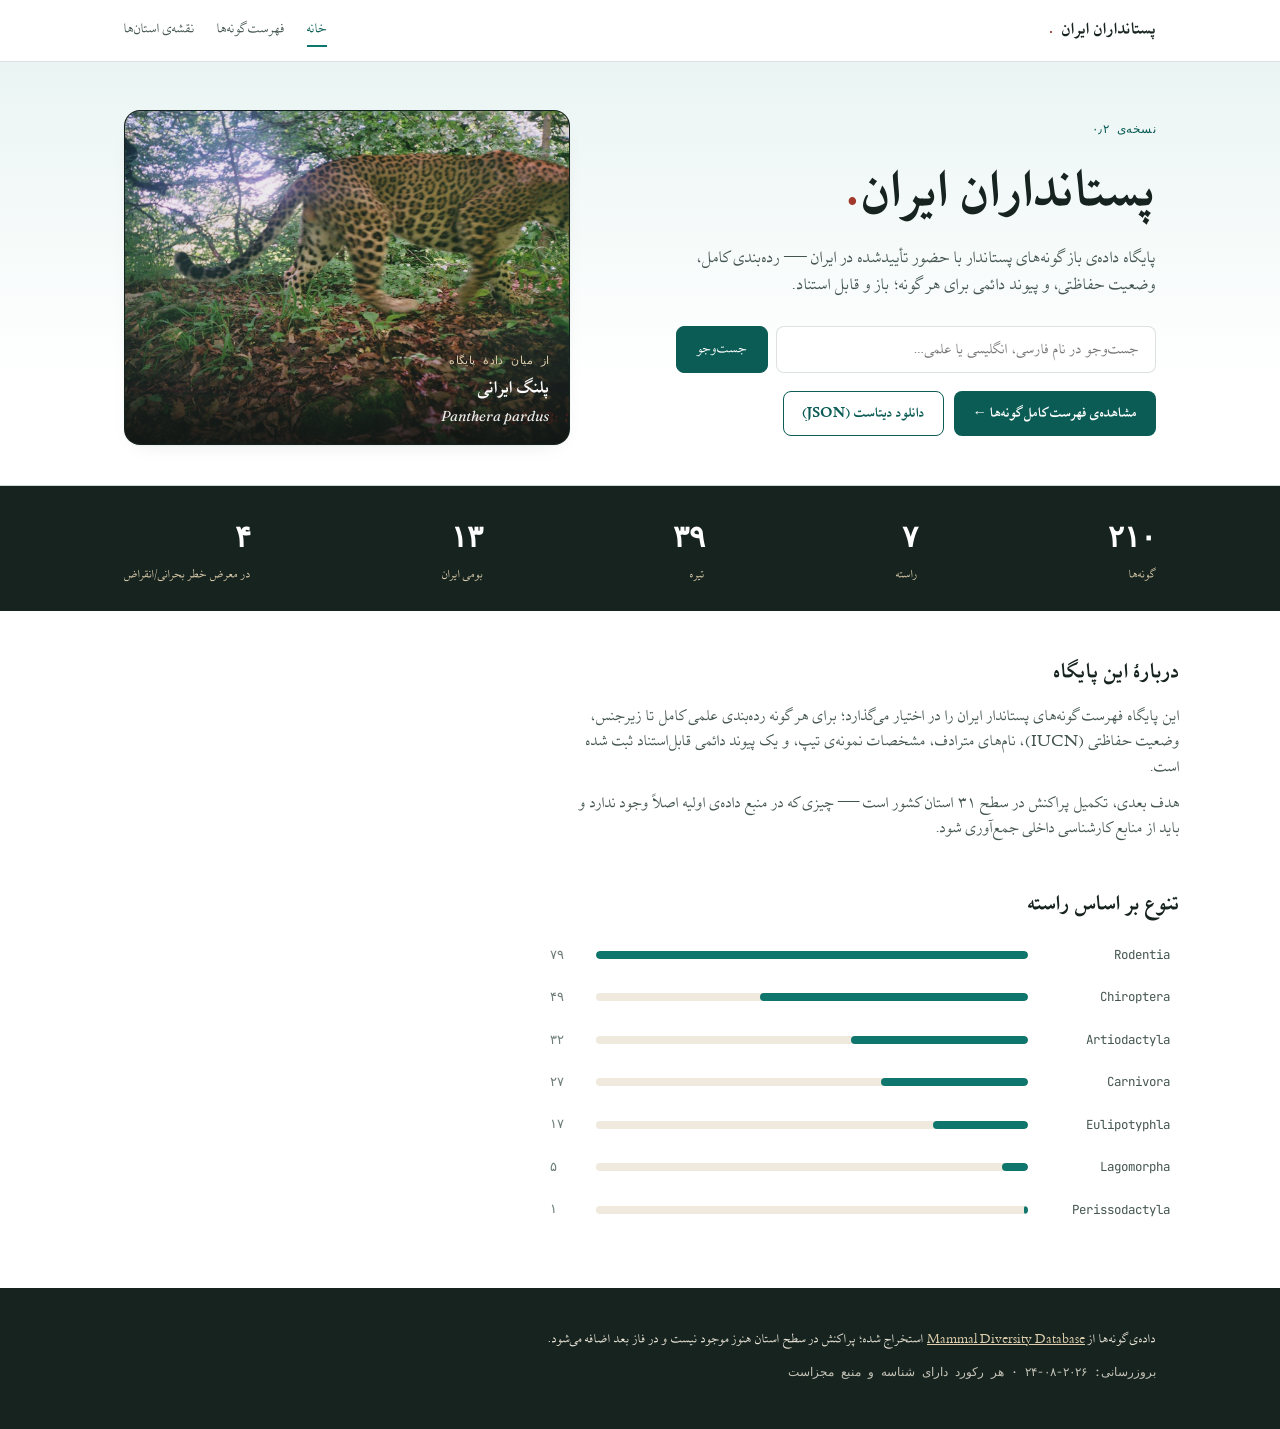
<file: index.html>
<!DOCTYPE html>
<html lang="fa" dir="rtl">
<head>
<meta charset="UTF-8">
<meta name="viewport" content="width=device-width, initial-scale=1.0">
<title>پستانداران ایران</title>
<meta name="description" content="پایگاه داده‌ی باز گونه‌های پستاندار ایران، برگرفته از Mammal Diversity Database">
<link rel="preconnect" href="https://fonts.googleapis.com">
<link href="https://fonts.googleapis.com/css2?family=Fraunces:ital,wght@0,500;1,500;1,600&family=JetBrains+Mono:wght@400;600&display=swap" rel="stylesheet">
<link rel="stylesheet" href="assets/style.css">
</head>
<body>

<nav class="topnav" aria-label="ناوبری اصلی">
  <div class="wrap topnav-inner">
    <a href="index.html" class="topnav-brand">پستانداران ایران<span class="dot">.</span></a>
    <div class="topnav-links">
      <a href="index.html" class="is-current">خانه</a>
      <a href="list.html">فهرست گونه‌ها</a>
      <a href="map.html">نقشه‌ی استان‌ها</a>
    </div>
  </div>
</nav>

<header class="hero">
  <div class="wrap hero-grid">
    <div class="hero-text">
      <p class="eyebrow">نسخه‌ی ۰٫۲</p>
      <h1>پستانداران ایران<span class="dot">.</span></h1>
      <p class="tagline">پایگاه داده‌ی باز گونه‌های پستاندار با حضور تأییدشده در ایران — رده‌بندی کامل، وضعیت حفاظتی، و پیوند دائمی برای هر گونه؛ باز و قابل استناد.</p>

      <form class="hero-search" id="heroSearch" role="search">
        <label class="sr-only" for="heroSearchInput">جست‌وجوی گونه</label>
        <input id="heroSearchInput" type="search" placeholder="جست‌وجو در نام فارسی، انگلیسی یا علمی…" autocomplete="off">
        <button type="submit">جست‌وجو</button>
      </form>

      <div class="hero-actions">
        <a class="btn btn--primary" href="list.html">مشاهده‌ی فهرست کامل گونه‌ها ←</a>
        <a class="btn btn--ghost" href="data/species.json">دانلود دیتاست (JSON)</a>
      </div>
    </div>

    <a class="featured-card" id="featuredCard" href="list.html" aria-label="گونه‌ی برجسته">
      <img id="featuredImg" src="assets/img/leopard-hero.jpg" alt="پلنگ ایرانی در طبیعت، تصویر تله‌دوربین">
      <div class="featured-caption">
        <p class="featured-eyebrow">از میان دادهٔ پایگاه</p>
        <p class="featured-name" id="featuredName">پلنگ ایرانی</p>
        <p class="featured-sci" id="featuredSci">Panthera pardus</p>
      </div>
    </a>
  </div>
</header>

<section class="stat-band">
  <div class="wrap stat-band-inner">
    <div class="stat-item"><dt>گونه‌ها</dt><dd id="statSpecies">–</dd></div>
    <div class="stat-item"><dt>راسته</dt><dd id="statOrders">–</dd></div>
    <div class="stat-item"><dt>تیره</dt><dd id="statFamilies">–</dd></div>
    <div class="stat-item"><dt>بومی ایران</dt><dd id="statEndemic">–</dd></div>
    <div class="stat-item"><dt>در معرض خطر بحرانی/انقراض</dt><dd id="statThreatened">–</dd></div>
  </div>
</section>

<main class="wrap page-sections">
  <section class="about-section">
    <h2>دربارهٔ این پایگاه</h2>
    <p>این پایگاه فهرست گونه‌های پستاندار ایران را در اختیار می‌گذارد؛ برای هر گونه رده‌بندی علمی کامل تا زیرجنس، وضعیت حفاظتی (IUCN)، نام‌های مترادف، مشخصات نمونه‌ی تیپ، و یک پیوند دائمی قابل‌استناد ثبت شده است.</p>
    <p>هدف بعدی، تکمیل پراکنش در سطح ۳۱ استان کشور است — چیزی که در منبع داده‌ی اولیه اصلاً وجود ندارد و باید از منابع کارشناسی داخلی جمع‌آوری شود.</p>
  </section>

  <section class="breakdown-section">
    <h2>تنوع بر اساس راسته</h2>
    <ul class="order-breakdown" id="orderBreakdown" aria-label="تعداد گونه به تفکیک راسته"></ul>
  </section>
</main>

<footer class="site-foot">
  <div class="wrap">
    <p>داده‌ی گونه‌ها از <a href="https://www.mammaldiversity.org" target="_blank" rel="noopener">Mammal Diversity Database</a> استخراج شده؛ پراکنش در سطح استان هنوز موجود نیست و در فاز بعد اضافه می‌شود.</p>
    <p class="mono">بروزرسانی: <span id="lastUpdated">–</span> · هر رکورد دارای شناسه و منبع مجزاست</p>
  </div>
</footer>

<script src="assets/digits.js"></script>
<script src="assets/home.js"></script>
</body>
</html>
</file>
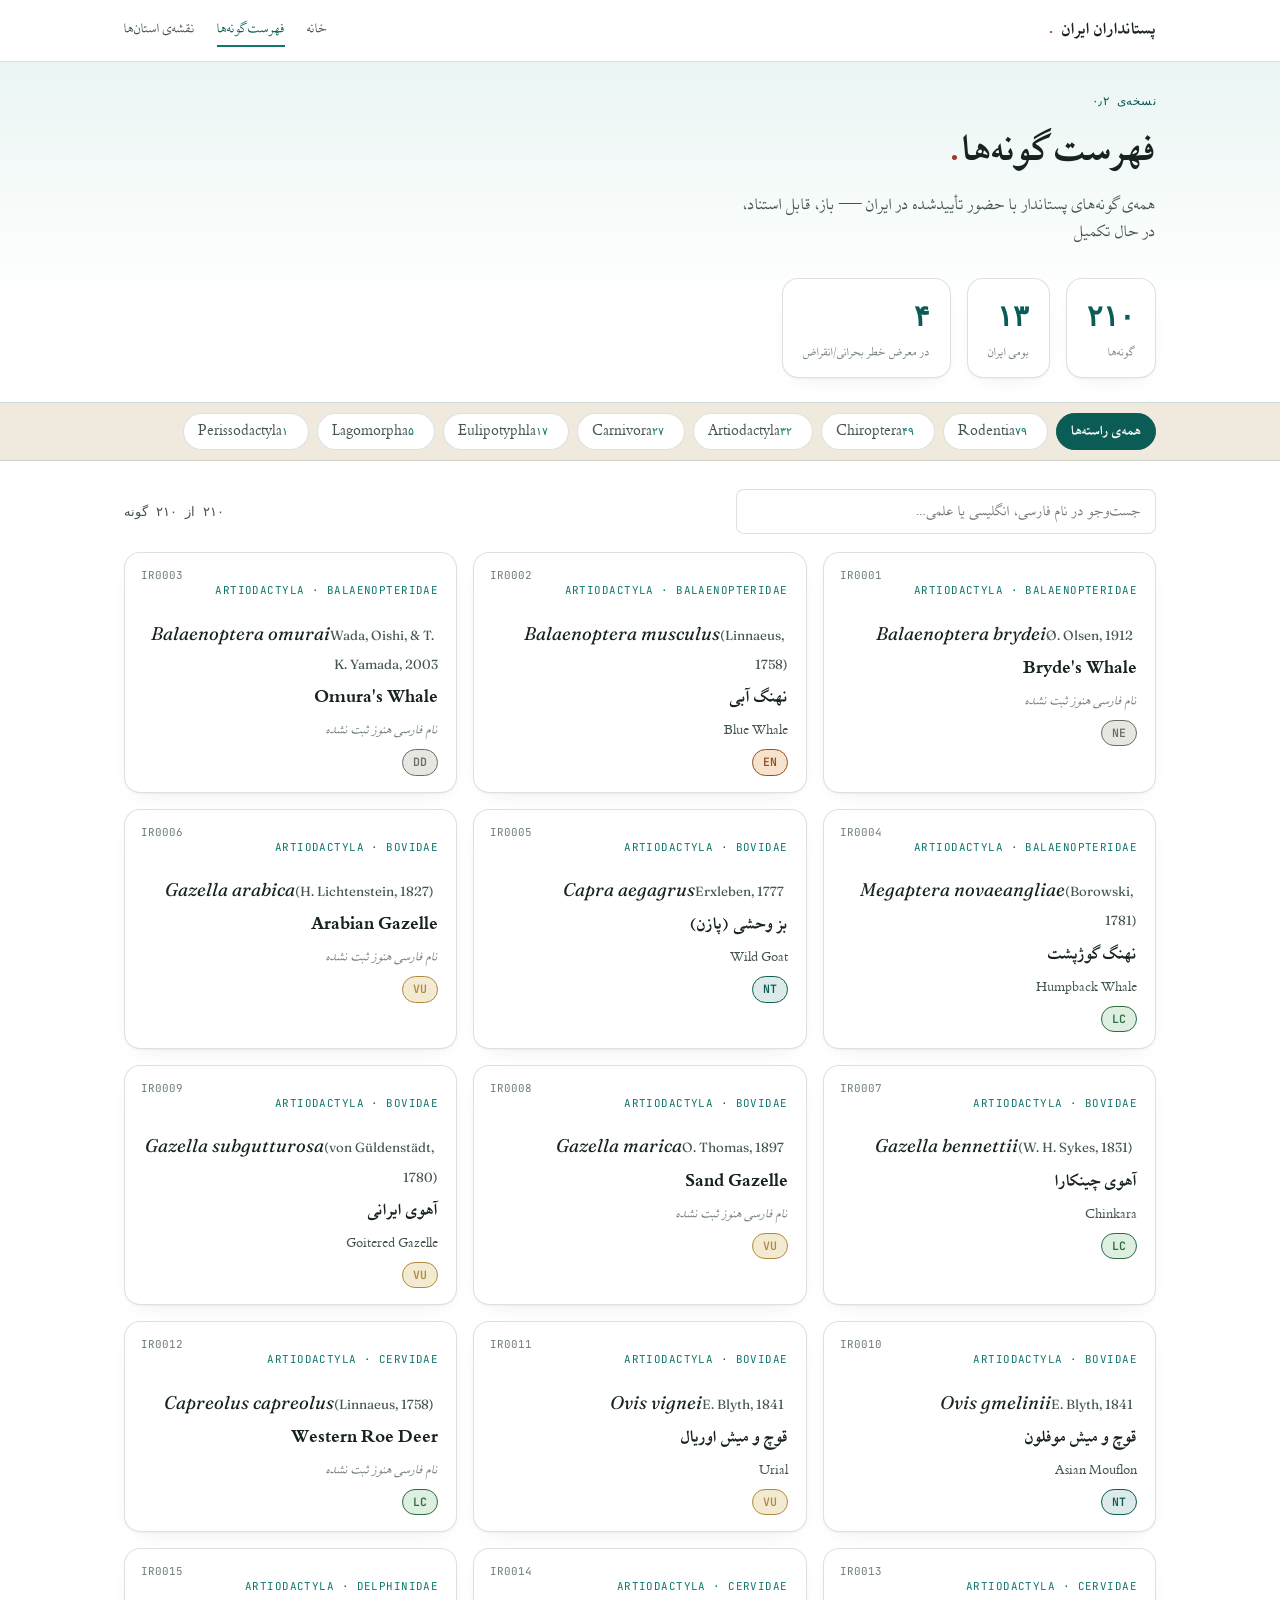
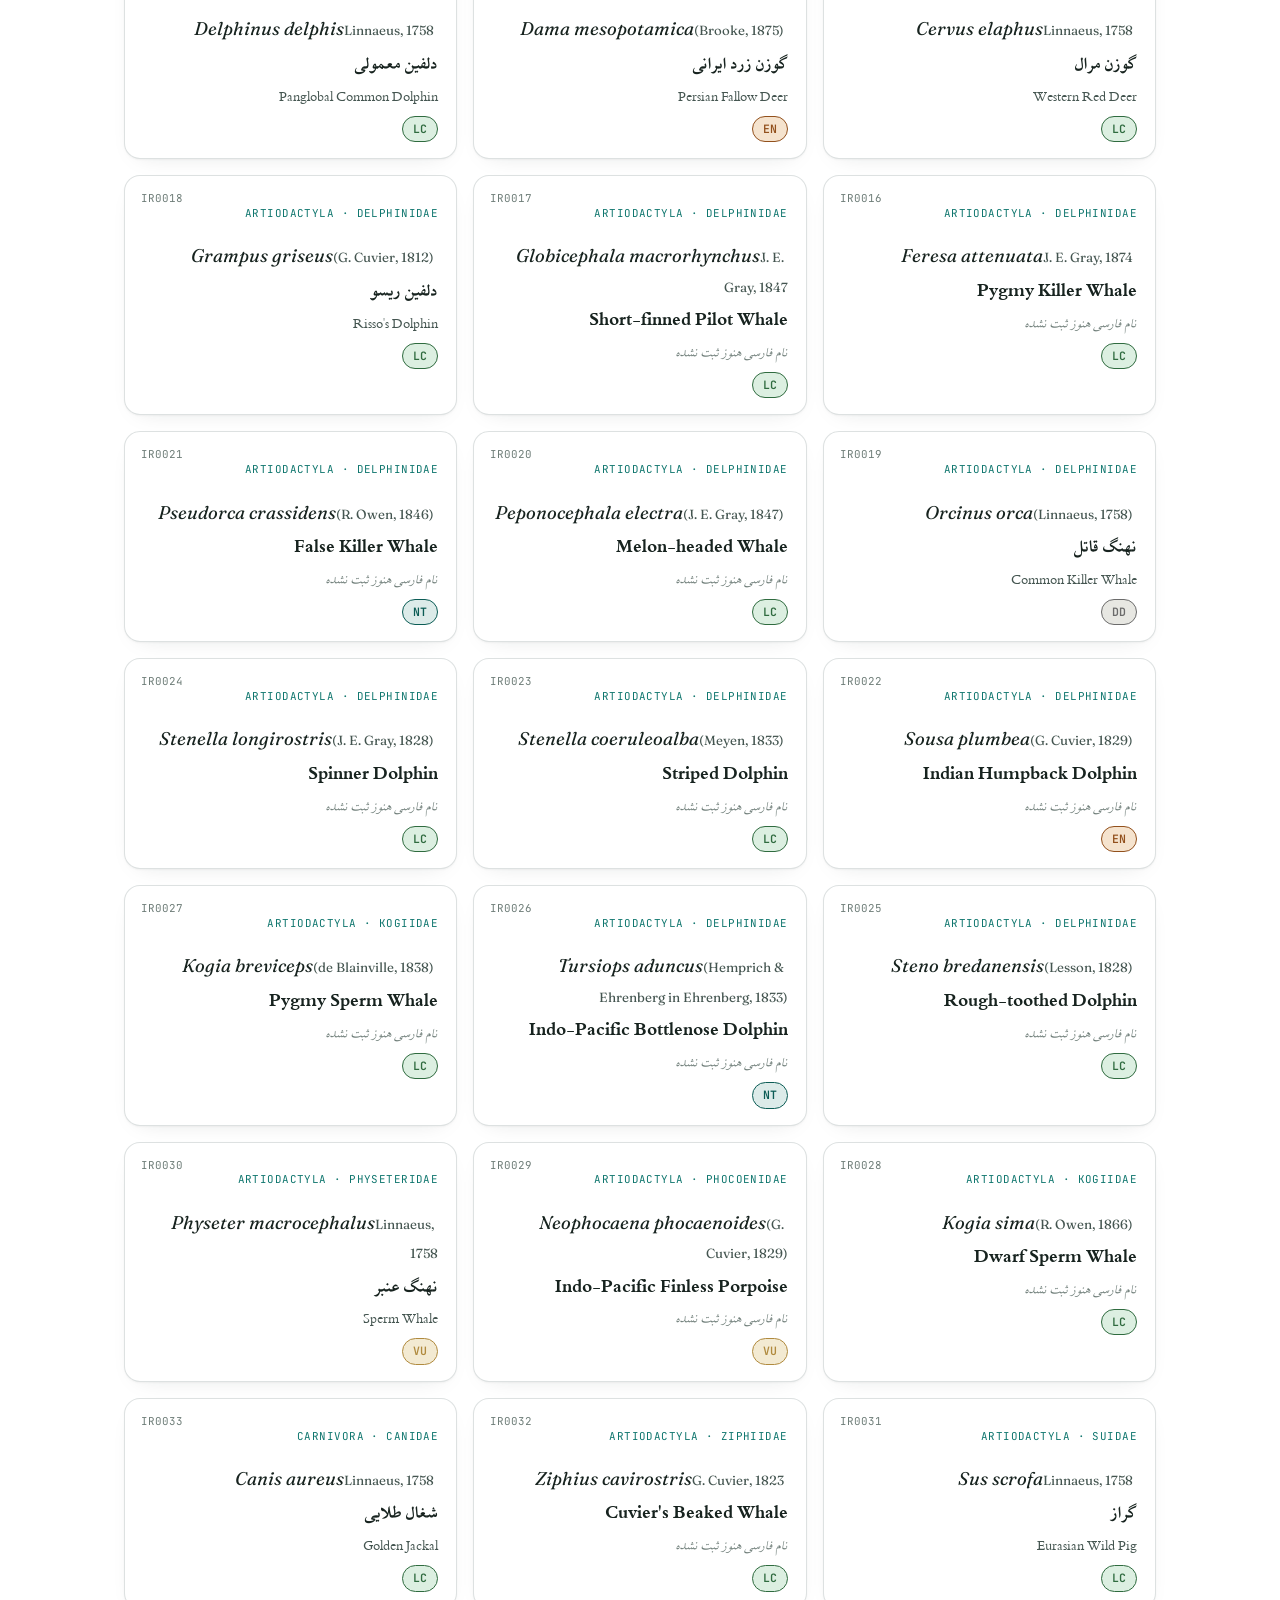
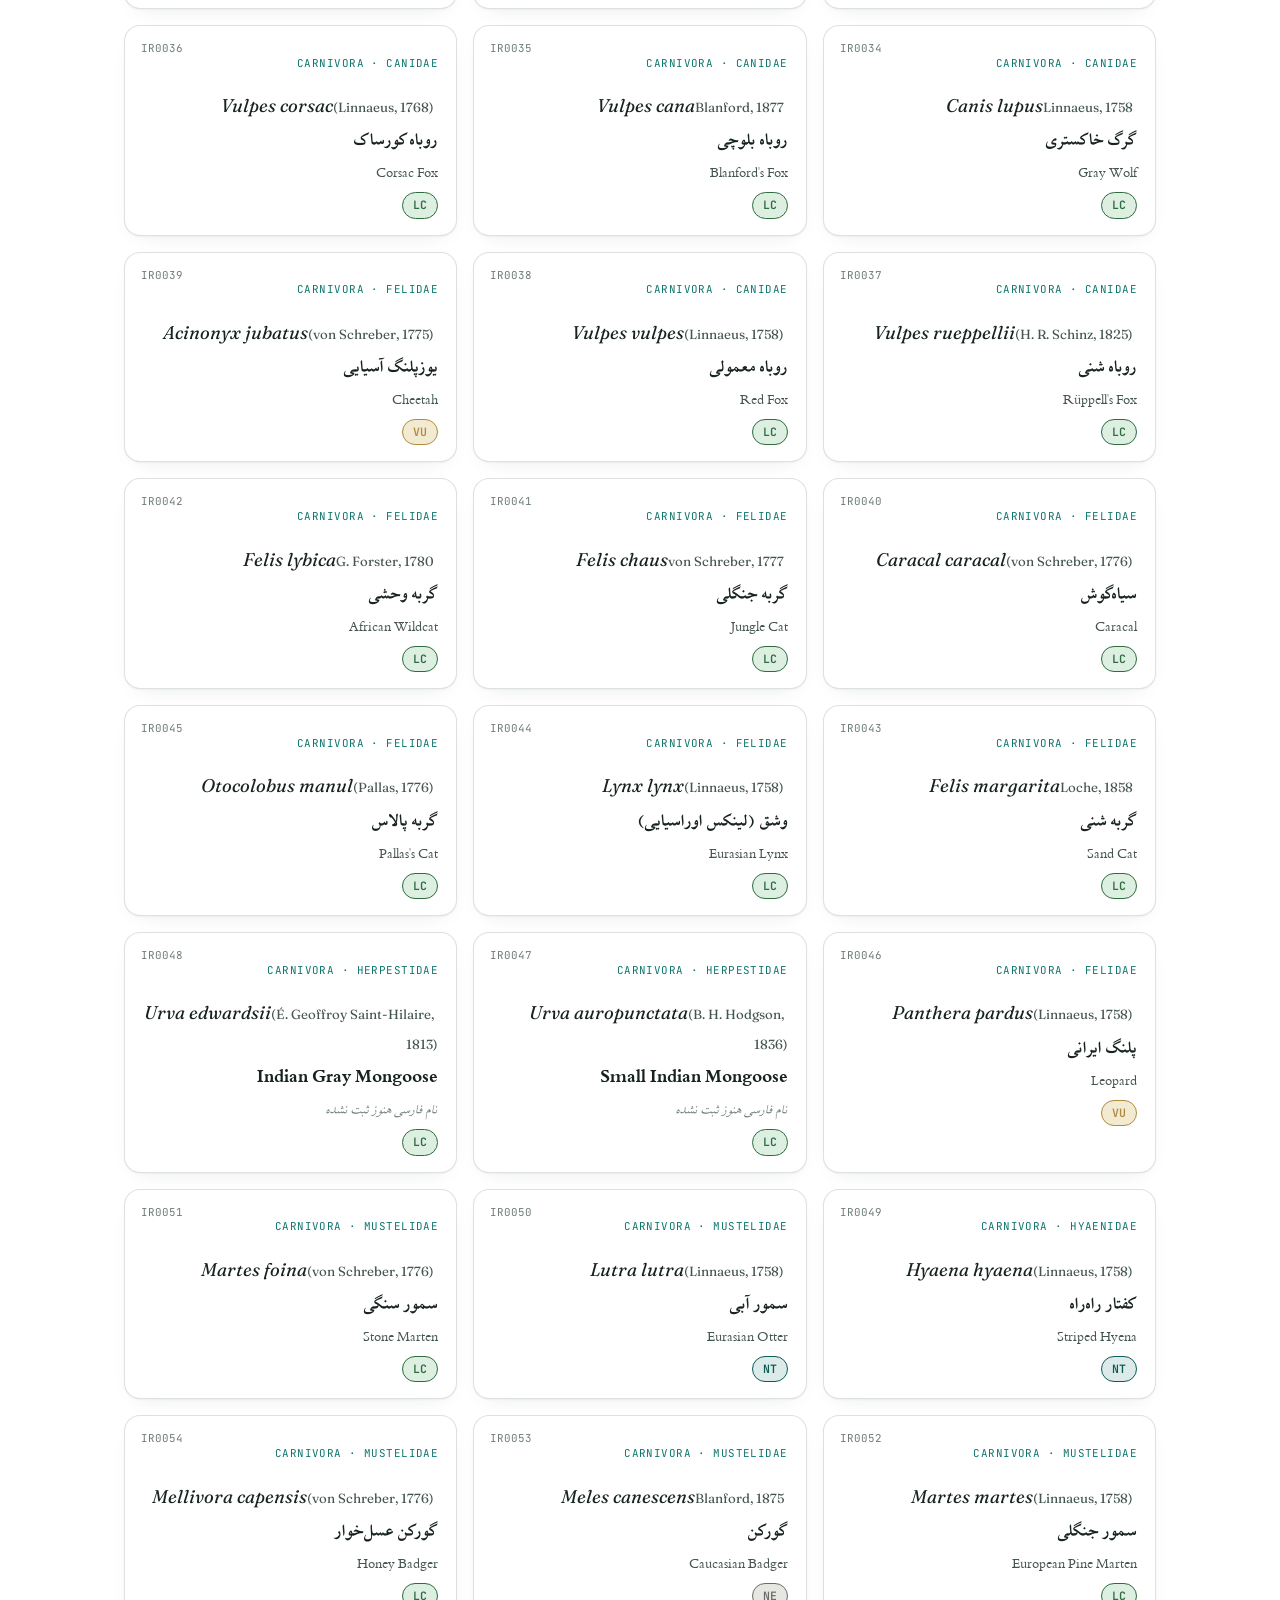
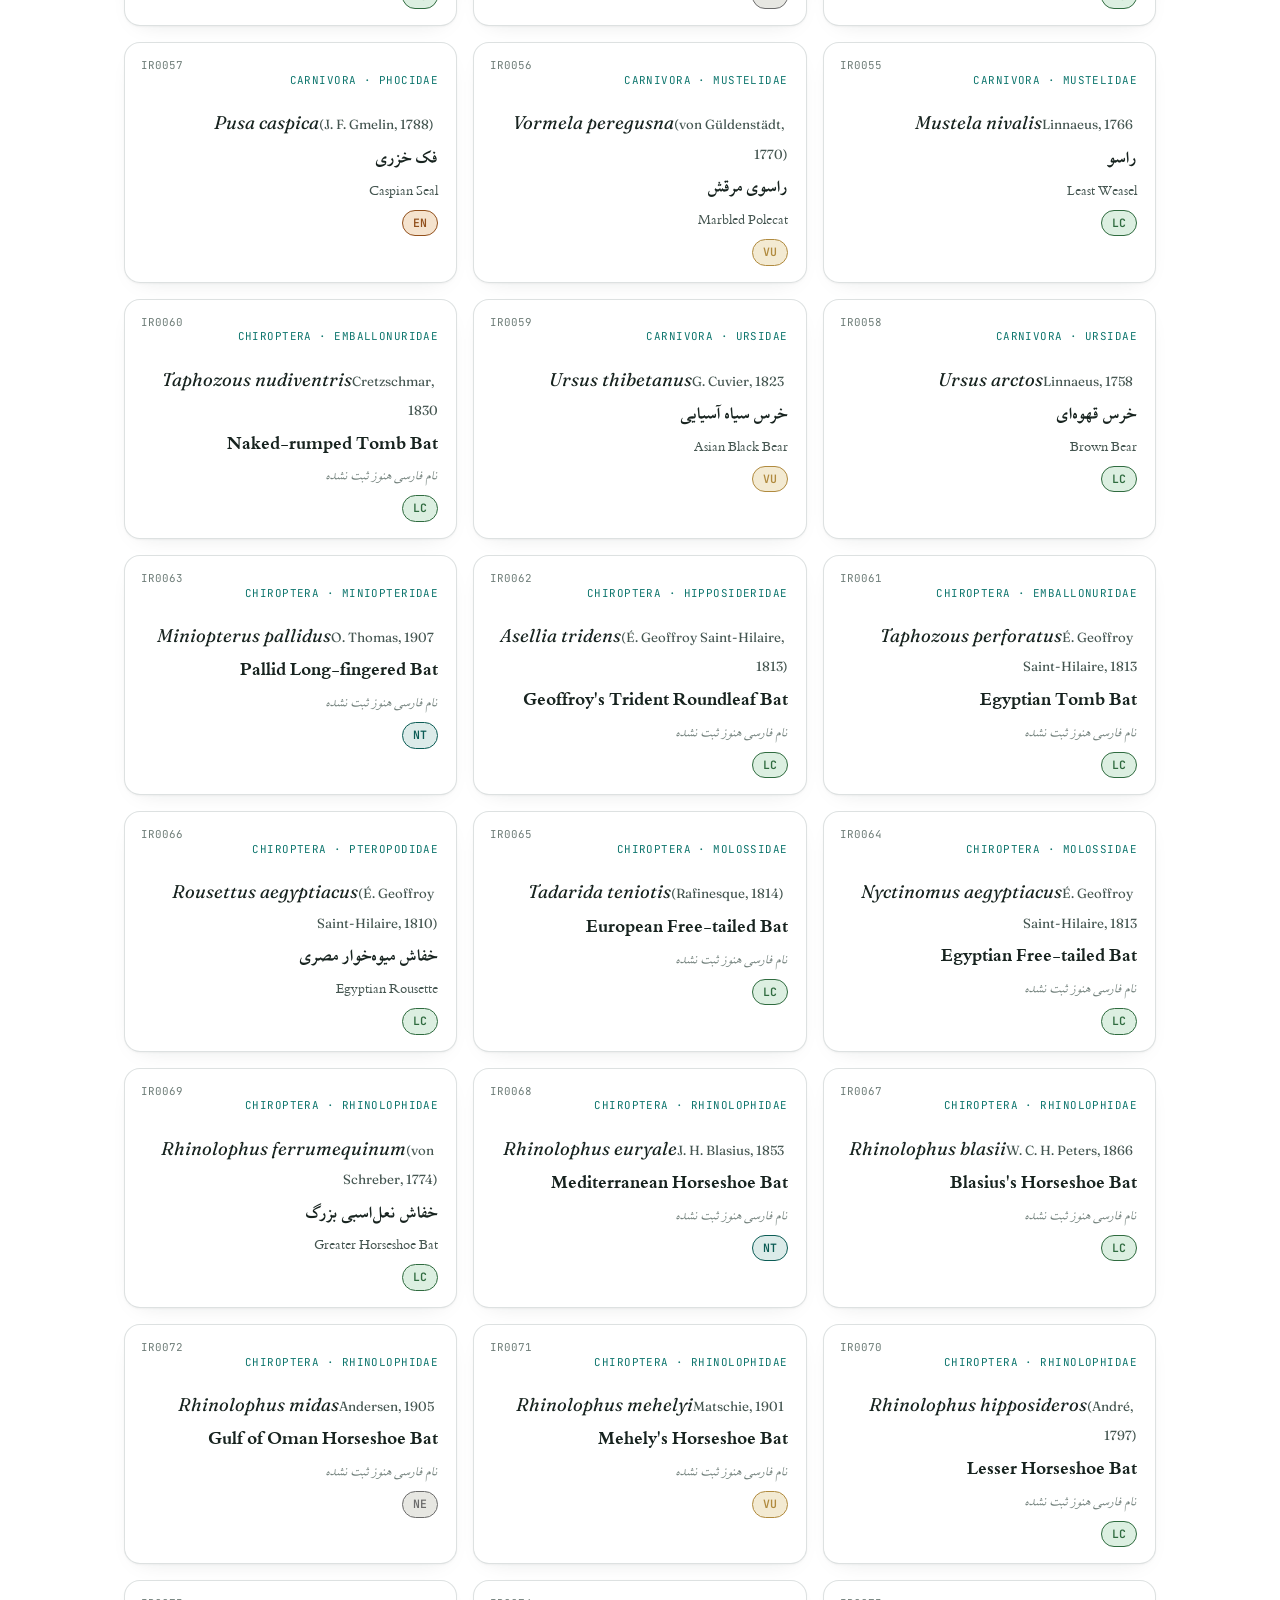
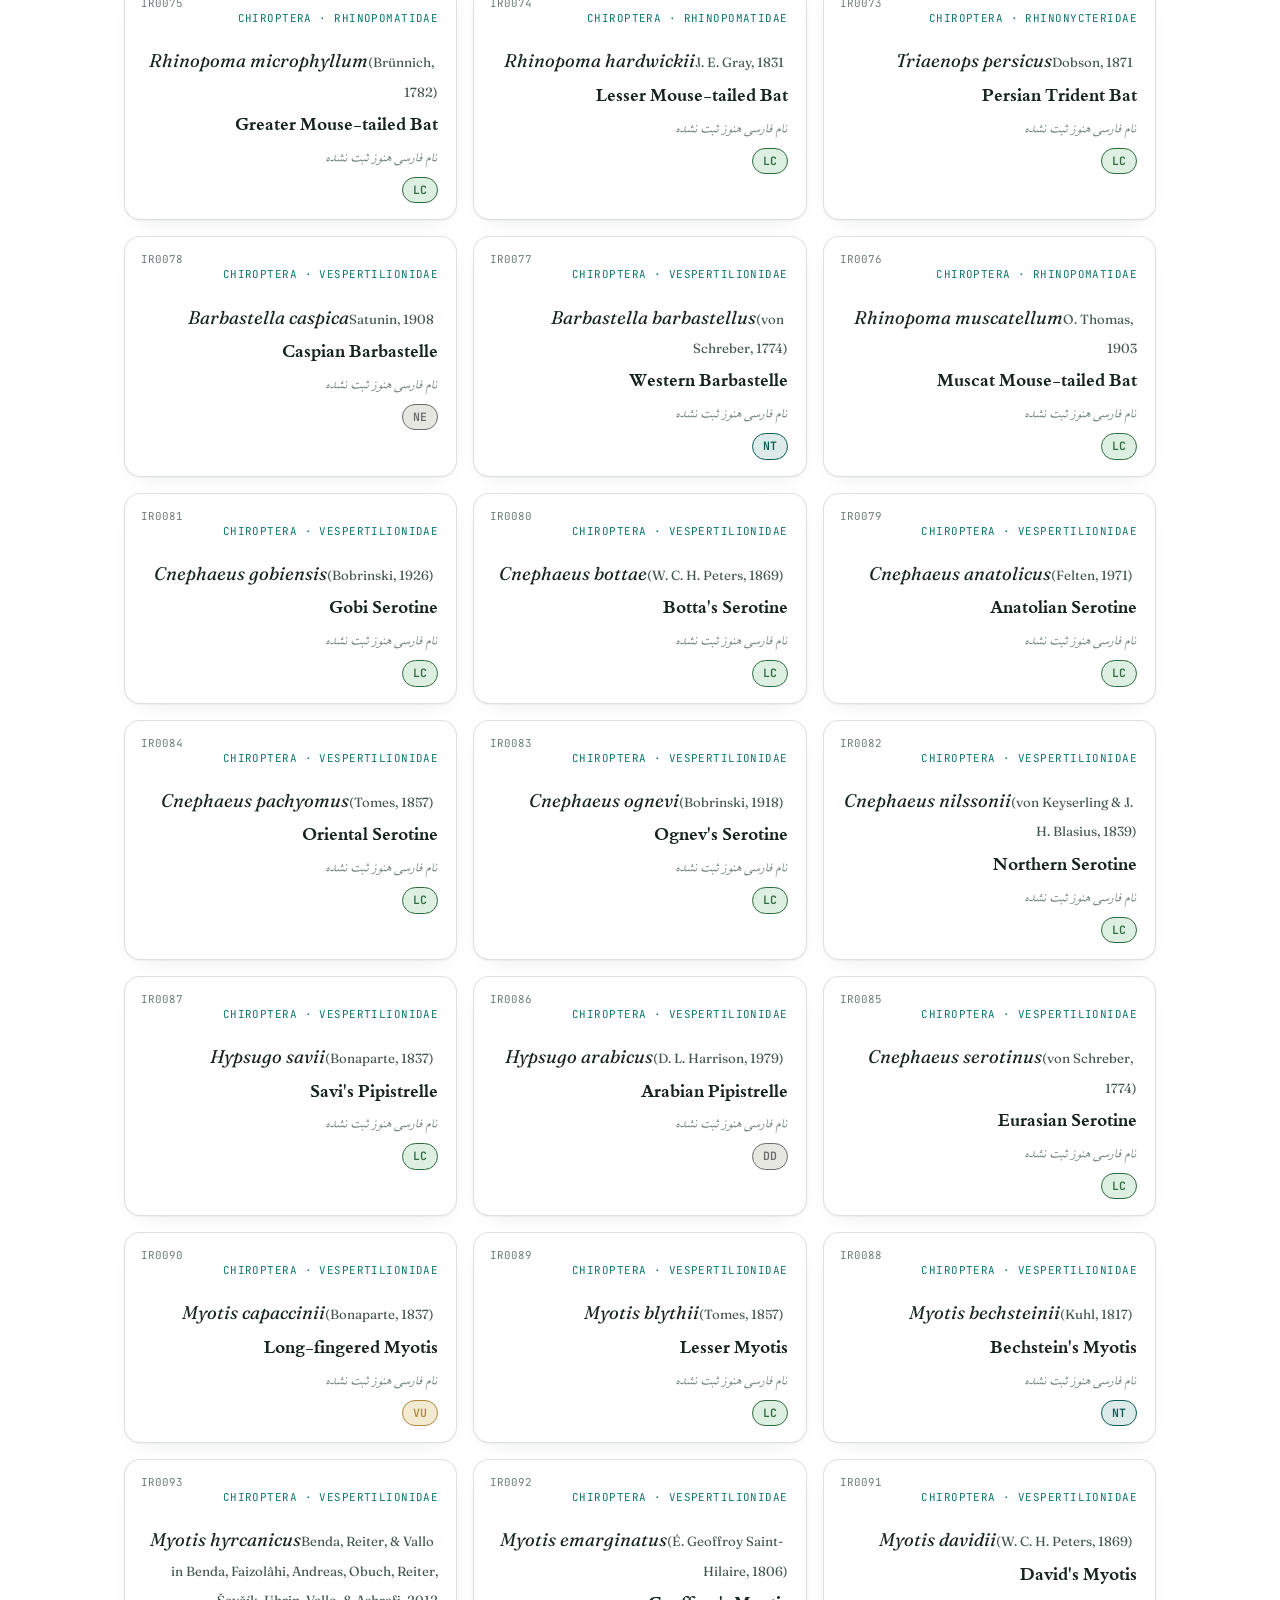
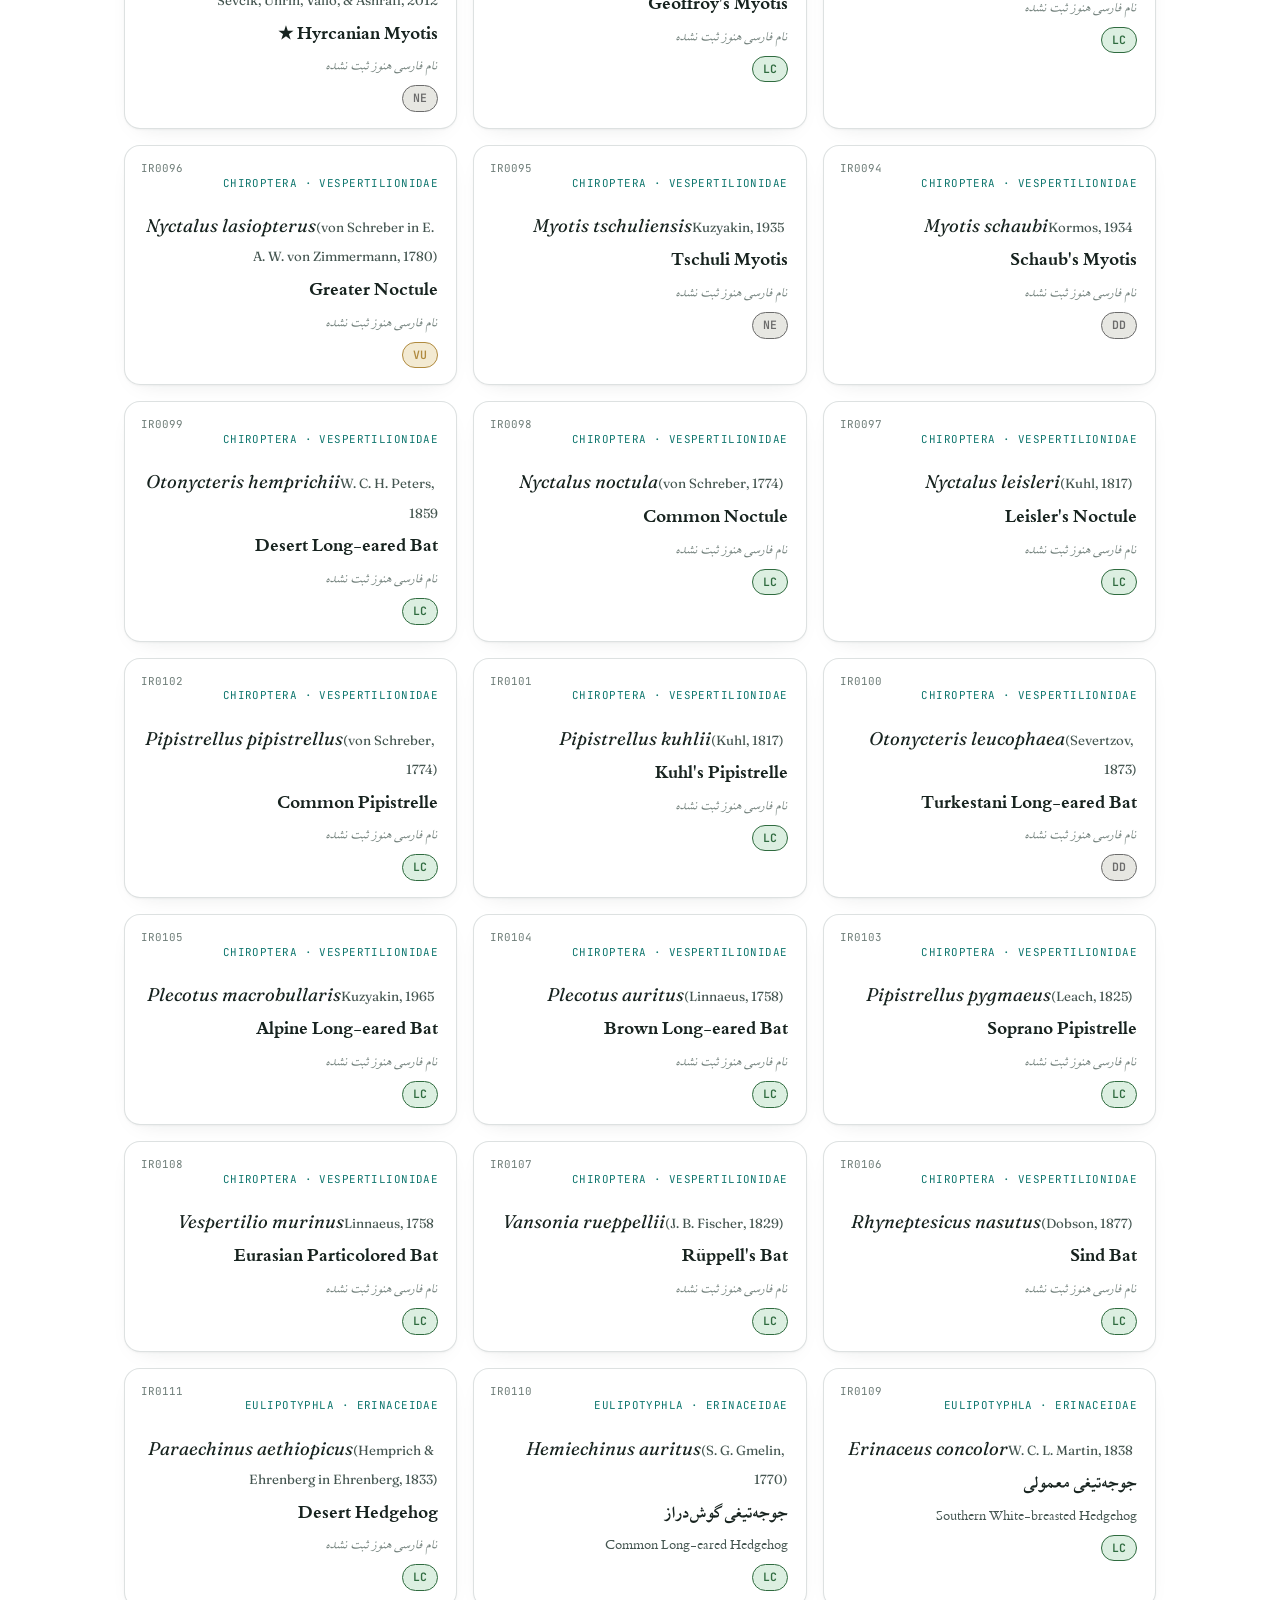
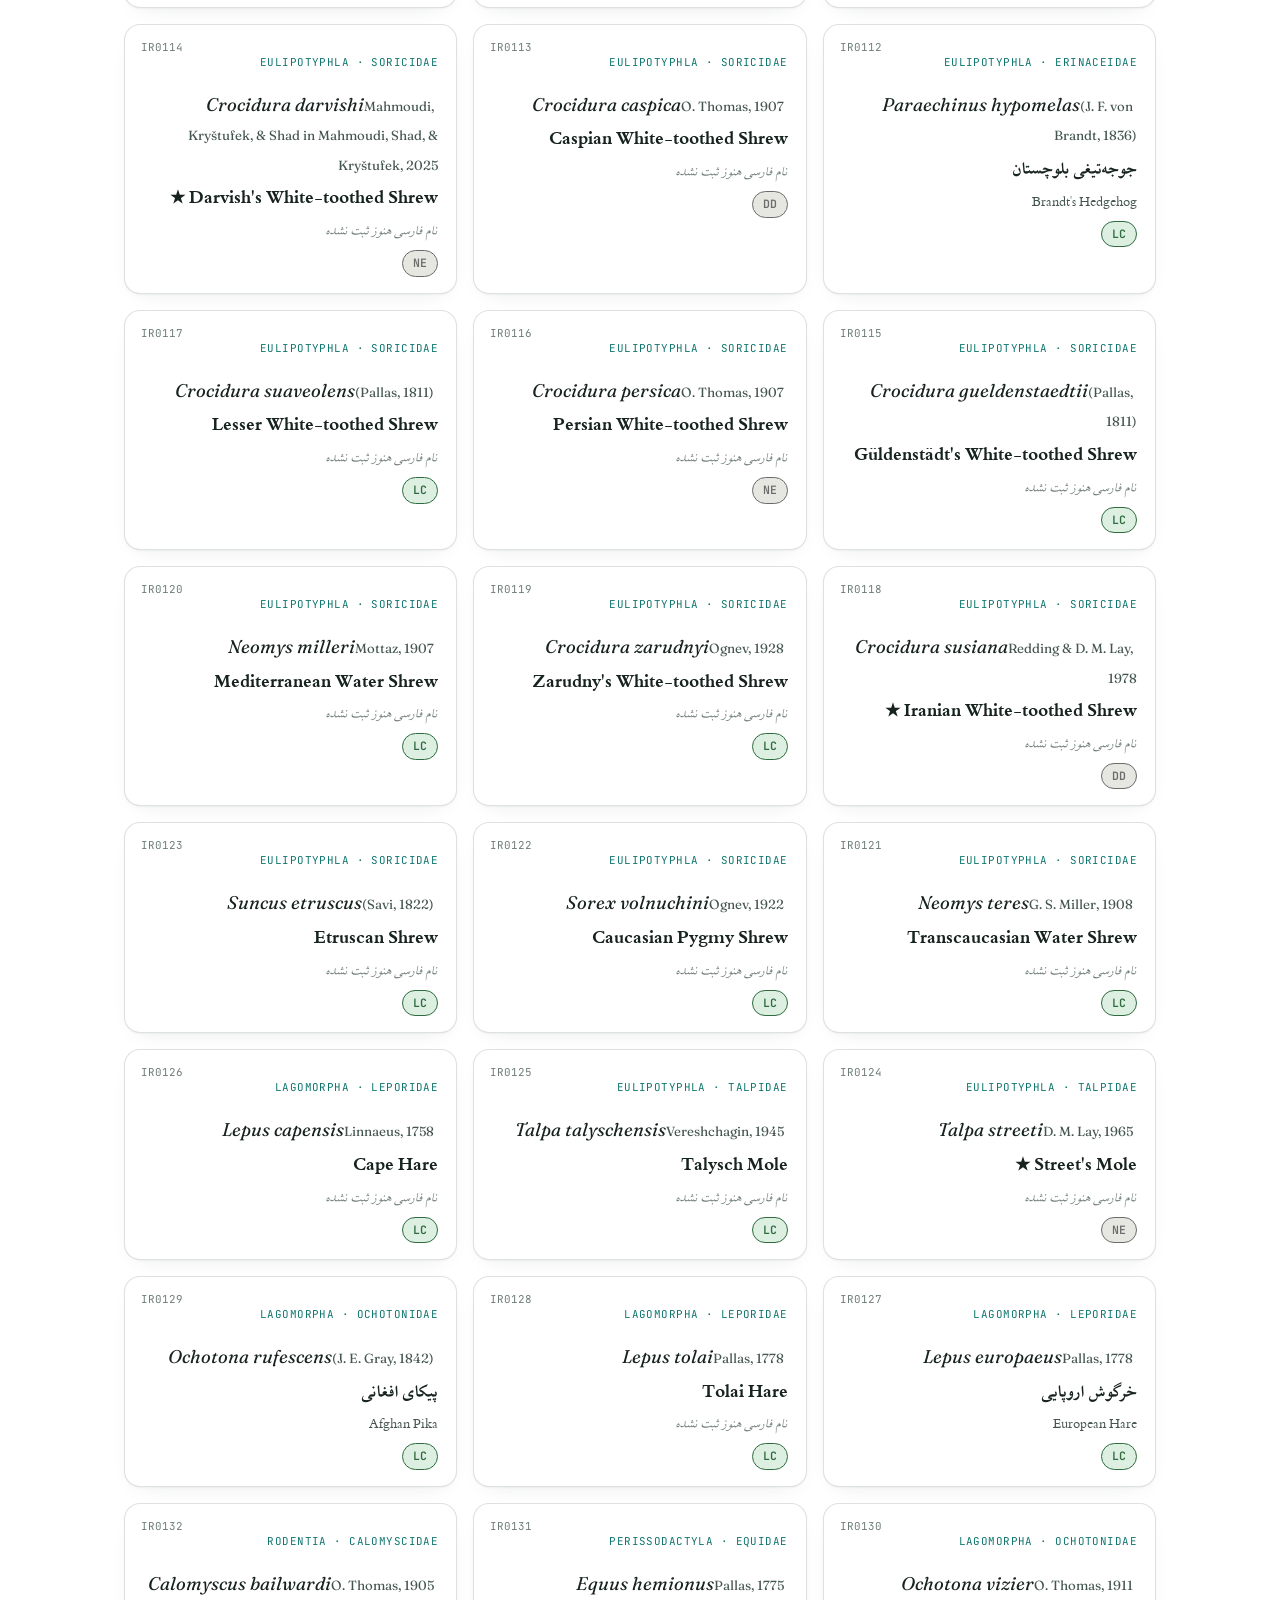
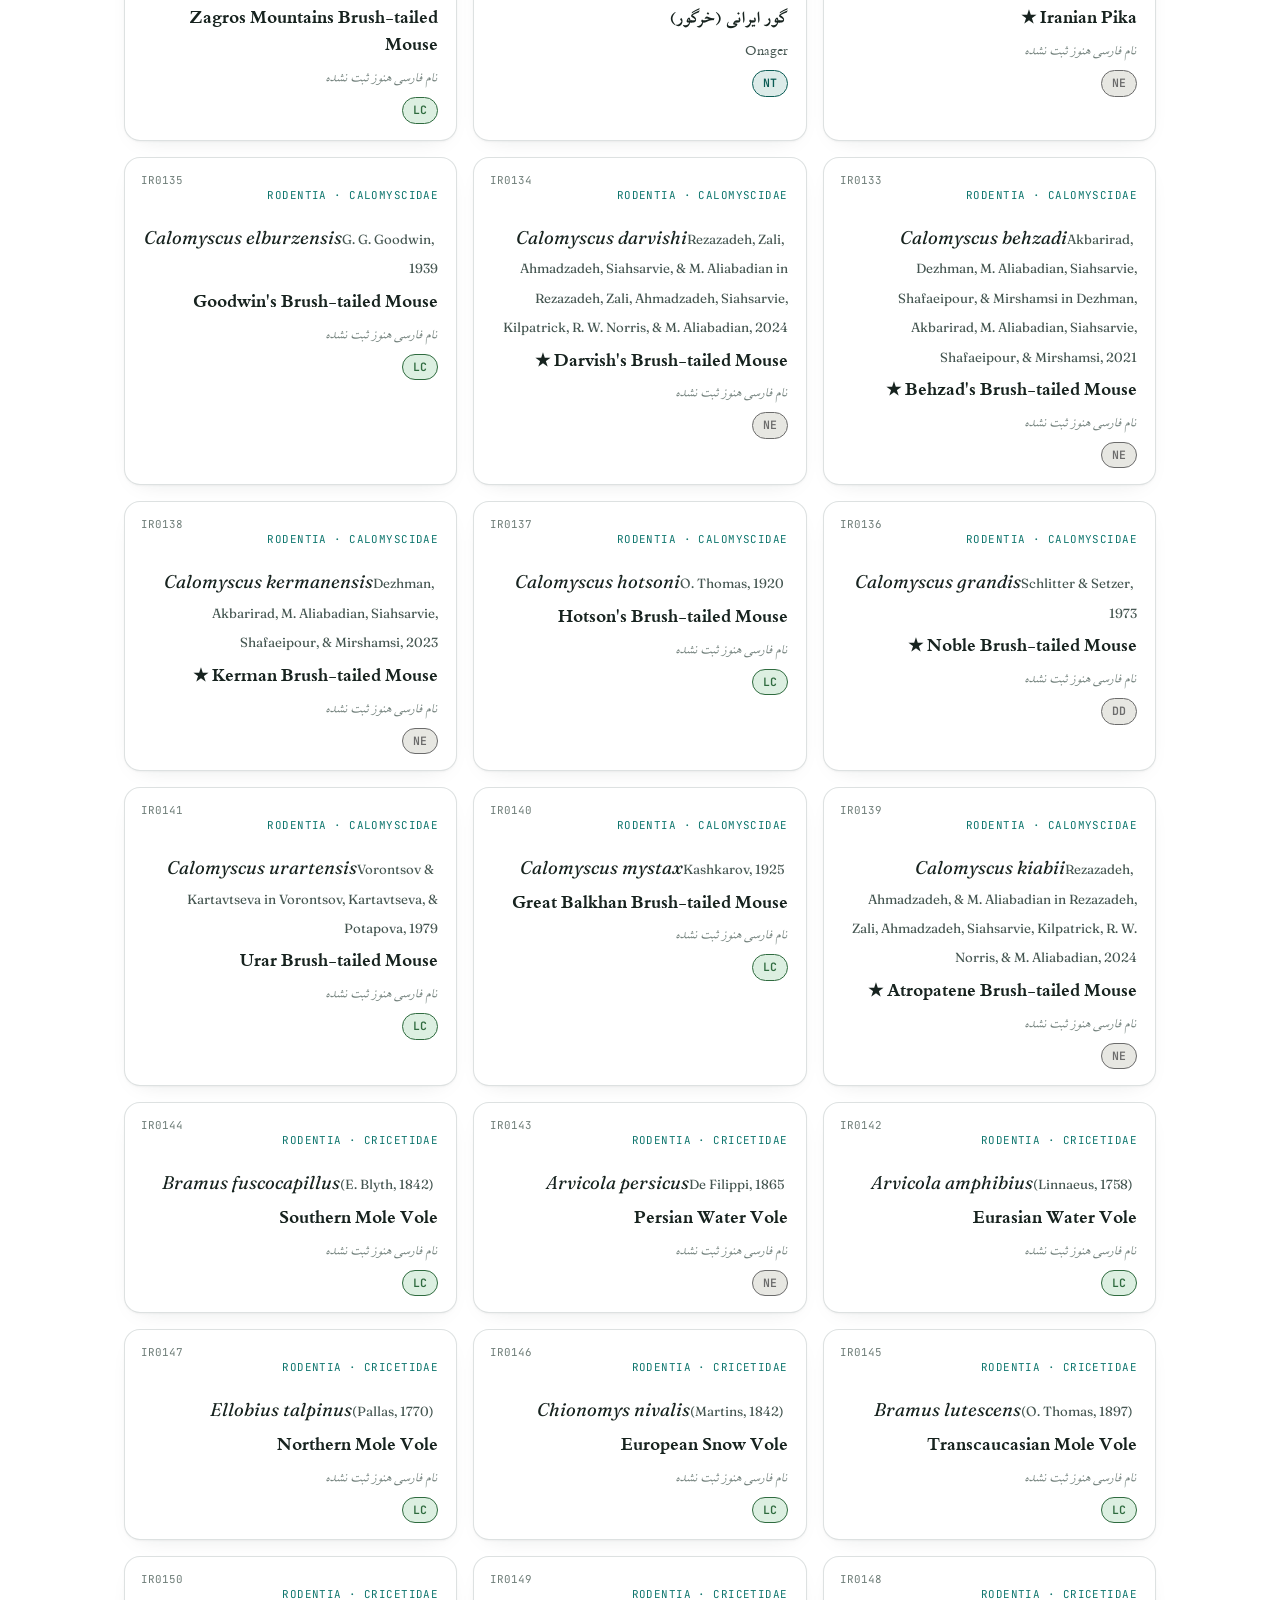
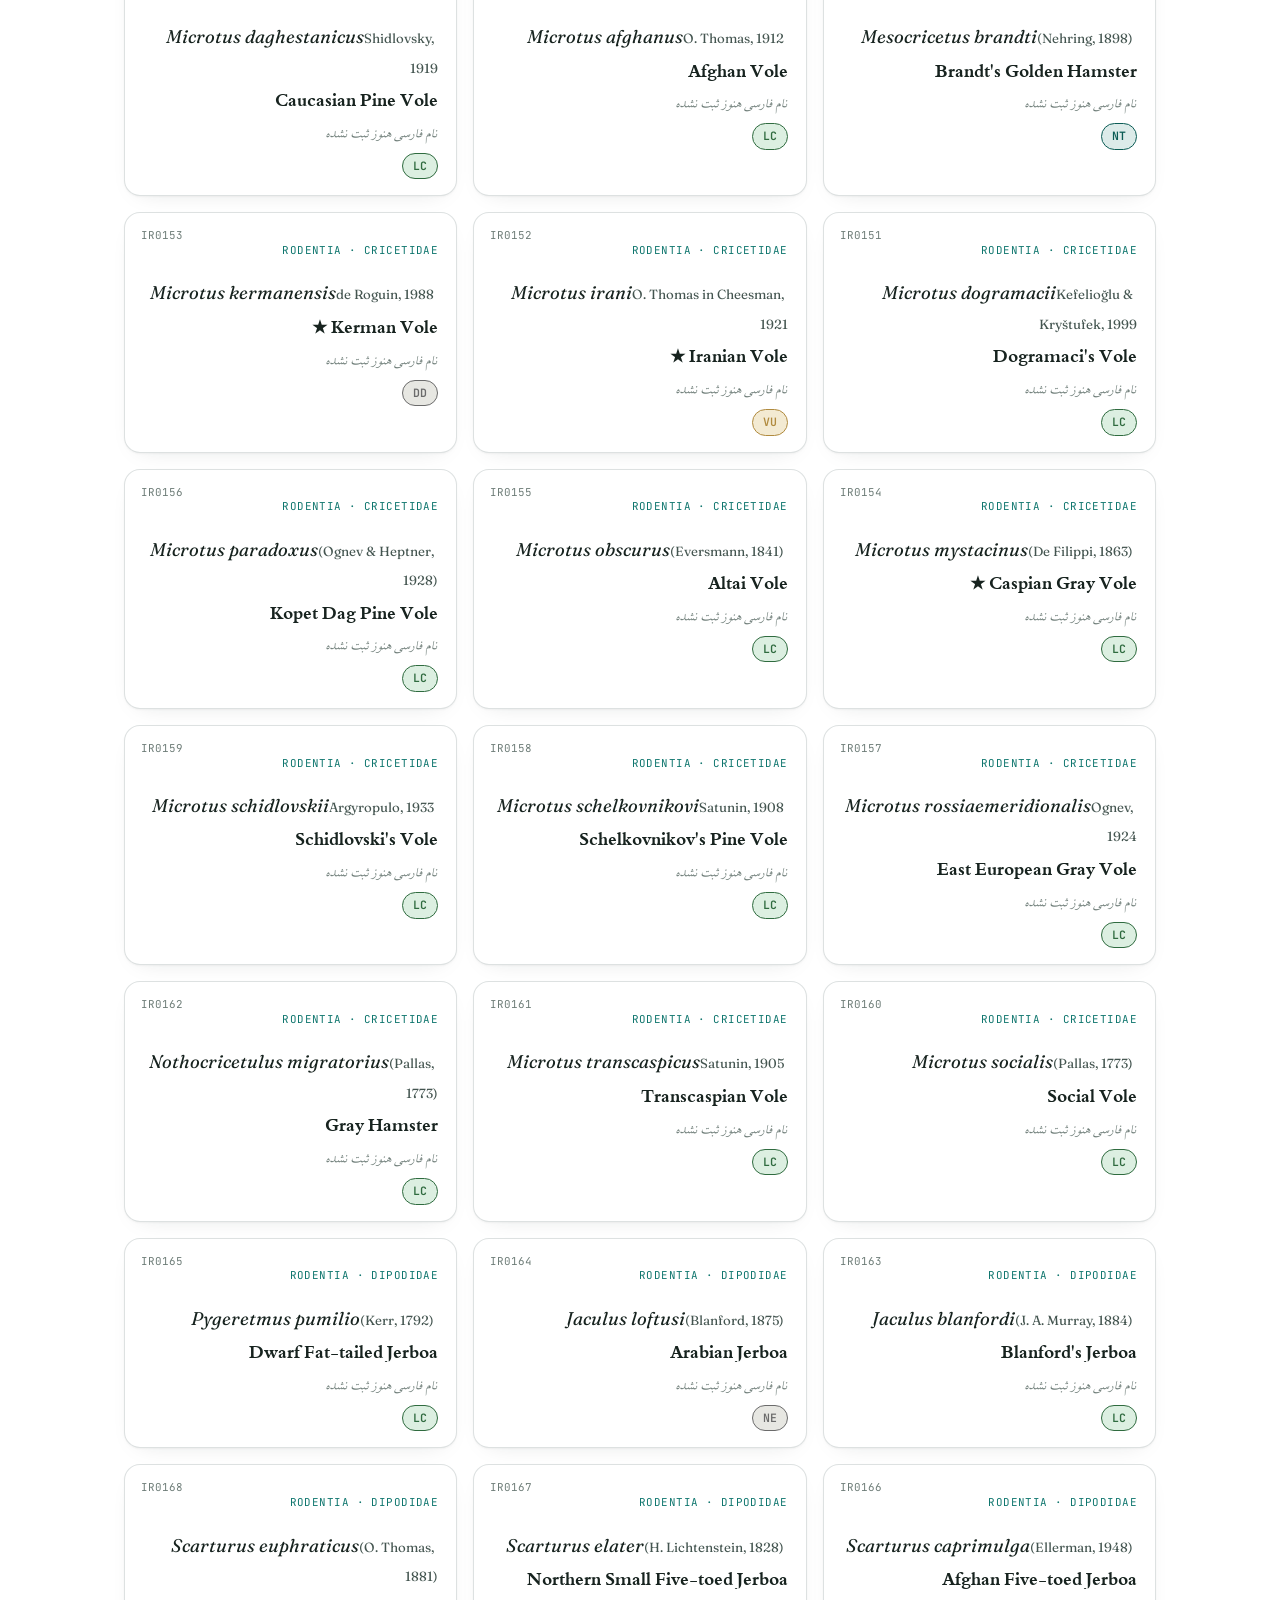
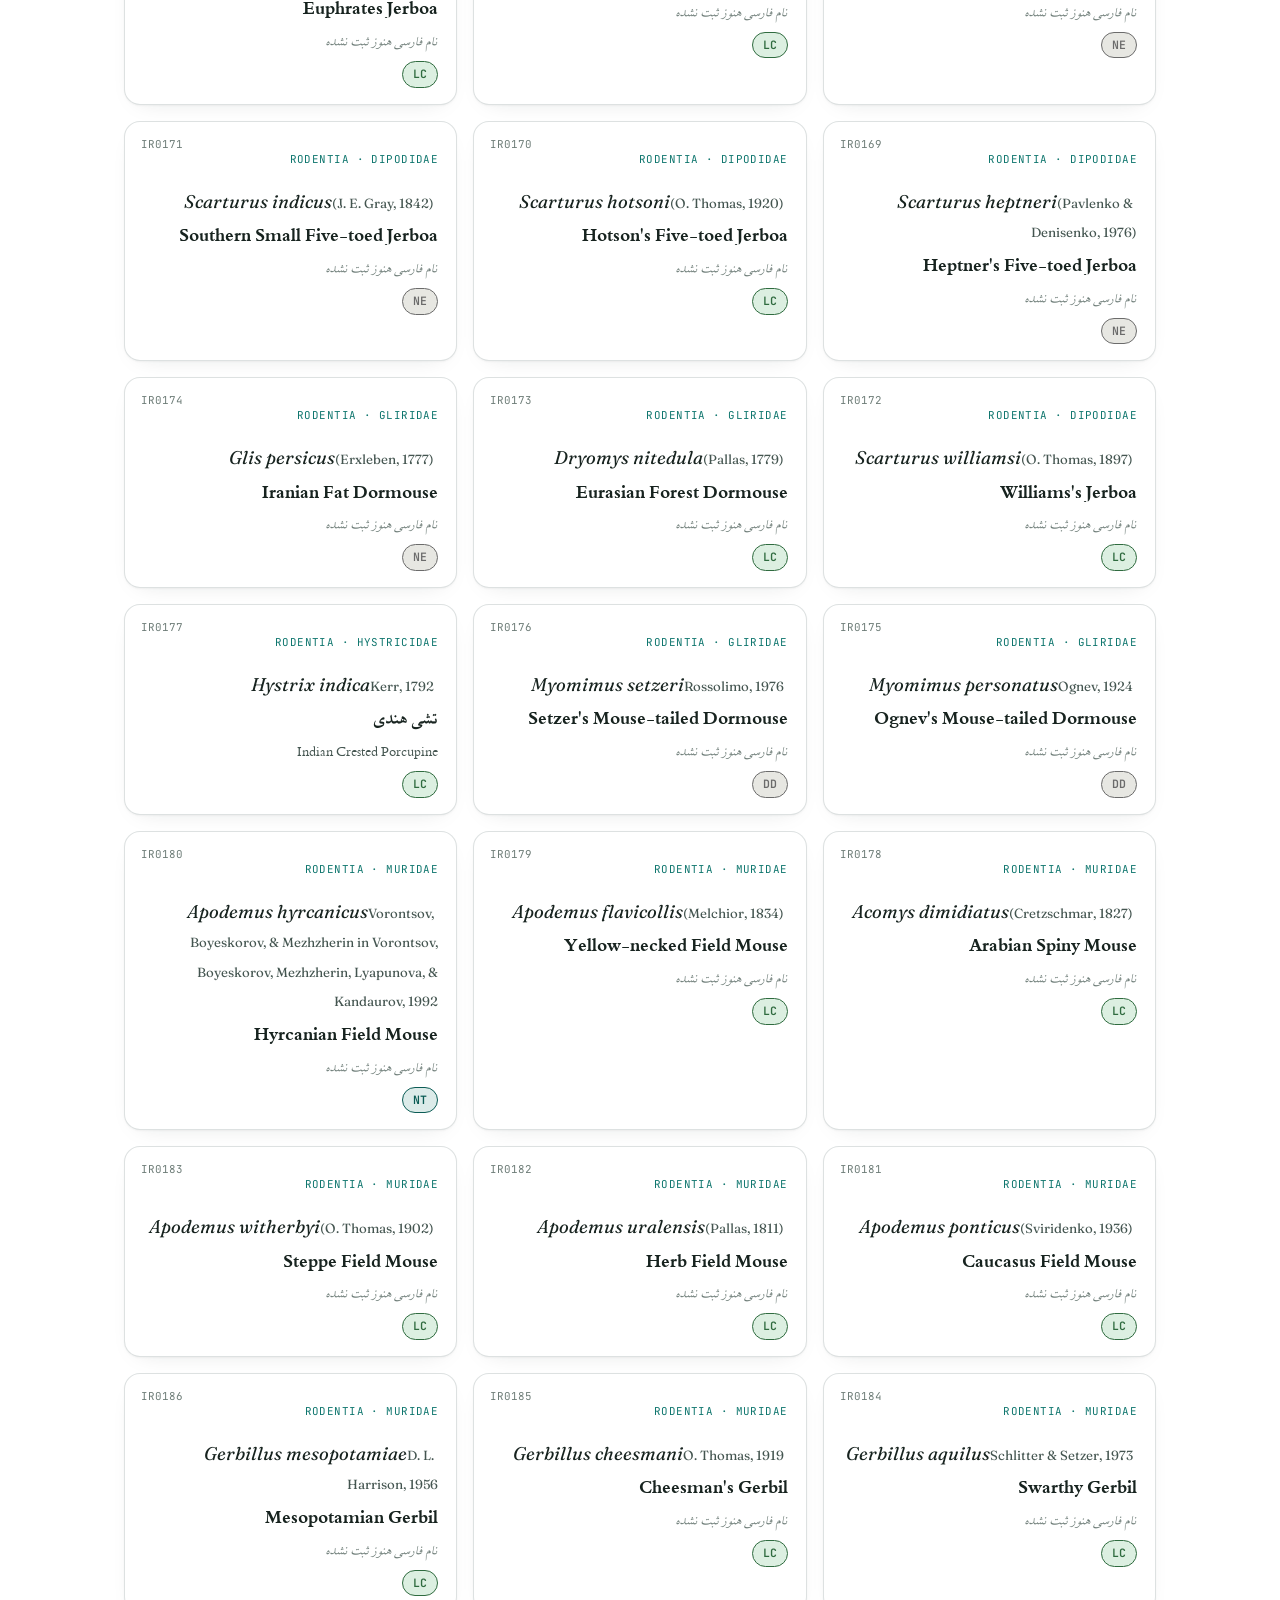
<file: list.html>
<!DOCTYPE html>
<html lang="fa" dir="rtl">
<head>
<meta charset="UTF-8">
<meta name="viewport" content="width=device-width, initial-scale=1.0">
<title>فهرست گونه‌ها — پستانداران ایران</title>
<meta name="description" content="فهرست کامل ۲۱۰ گونه‌ی پستاندار با حضور تأییدشده در ایران، با فیلتر راسته و جست‌وجو">
<link rel="preconnect" href="https://fonts.googleapis.com">
<link href="https://fonts.googleapis.com/css2?family=Fraunces:ital,wght@0,500;1,500;1,600&family=JetBrains+Mono:wght@400;600&display=swap" rel="stylesheet">
<link rel="stylesheet" href="assets/style.css">
</head>
<body>

<nav class="topnav" aria-label="ناوبری اصلی">
  <div class="wrap topnav-inner">
    <a href="index.html" class="topnav-brand">پستانداران ایران<span class="dot">.</span></a>
    <div class="topnav-links">
      <a href="index.html">خانه</a>
      <a href="list.html" class="is-current">فهرست گونه‌ها</a>
      <a href="map.html">نقشه‌ی استان‌ها</a>
    </div>
  </div>
</nav>

<header class="site-head site-head--compact">
  <div class="wrap">
    <p class="eyebrow">نسخه‌ی ۰٫۲</p>
    <h1>فهرست گونه‌ها<span class="dot">.</span></h1>
    <p class="tagline">همه‌ی گونه‌های پستاندار با حضور تأییدشده در ایران — باز، قابل استناد، در حال تکمیل</p>

    <dl class="stats" id="stats" aria-label="آمار کلی">
      <div><dt>گونه‌ها</dt><dd id="statSpecies">–</dd></div>
      <div><dt>بومی ایران</dt><dd id="statEndemic">–</dd></div>
      <div><dt>در معرض خطر بحرانی/انقراض</dt><dd id="statThreatened">–</dd></div>
    </dl>
  </div>
</header>

<nav class="filter-strip" aria-label="فیلتر راسته">
  <div class="wrap strip-inner">
    <button class="chip chip--all is-active" data-order="">همه‌ی راسته‌ها</button>
    <div id="orderChips" class="chip-row"></div>
  </div>
</nav>

<main class="wrap">
  <div class="toolbar">
    <label class="search">
      <span class="sr-only">جست‌وجوی گونه</span>
      <input id="searchBox" type="search" placeholder="جست‌وجو در نام فارسی، انگلیسی یا علمی…" autocomplete="off">
    </label>
    <p class="result-count" id="resultCount" role="status"></p>
  </div>

  <section id="cardGrid" class="card-grid" aria-live="polite"></section>

  <p id="emptyState" class="empty-state" hidden>
    هیچ گونه‌ای با این فیلتر ثبت نشده. فیلتر راسته را بردارید یا عبارت جست‌وجو را کوتاه‌تر کنید.
  </p>
</main>

<footer class="site-foot">
  <div class="wrap">
    <p>داده‌ی گونه‌ها از <a href="https://www.mammaldiversity.org" target="_blank" rel="noopener">Mammal Diversity Database</a> استخراج شده؛ پراکنش در سطح استان هنوز موجود نیست و در فاز بعد اضافه می‌شود.</p>
    <p class="mono">بروزرسانی: <span id="lastUpdated">–</span> · هر رکورد دارای شناسه و منبع مجزاست</p>
  </div>
</footer>

<script src="assets/digits.js"></script>
<script src="assets/script.js"></script>
</body>
</html>
</file>
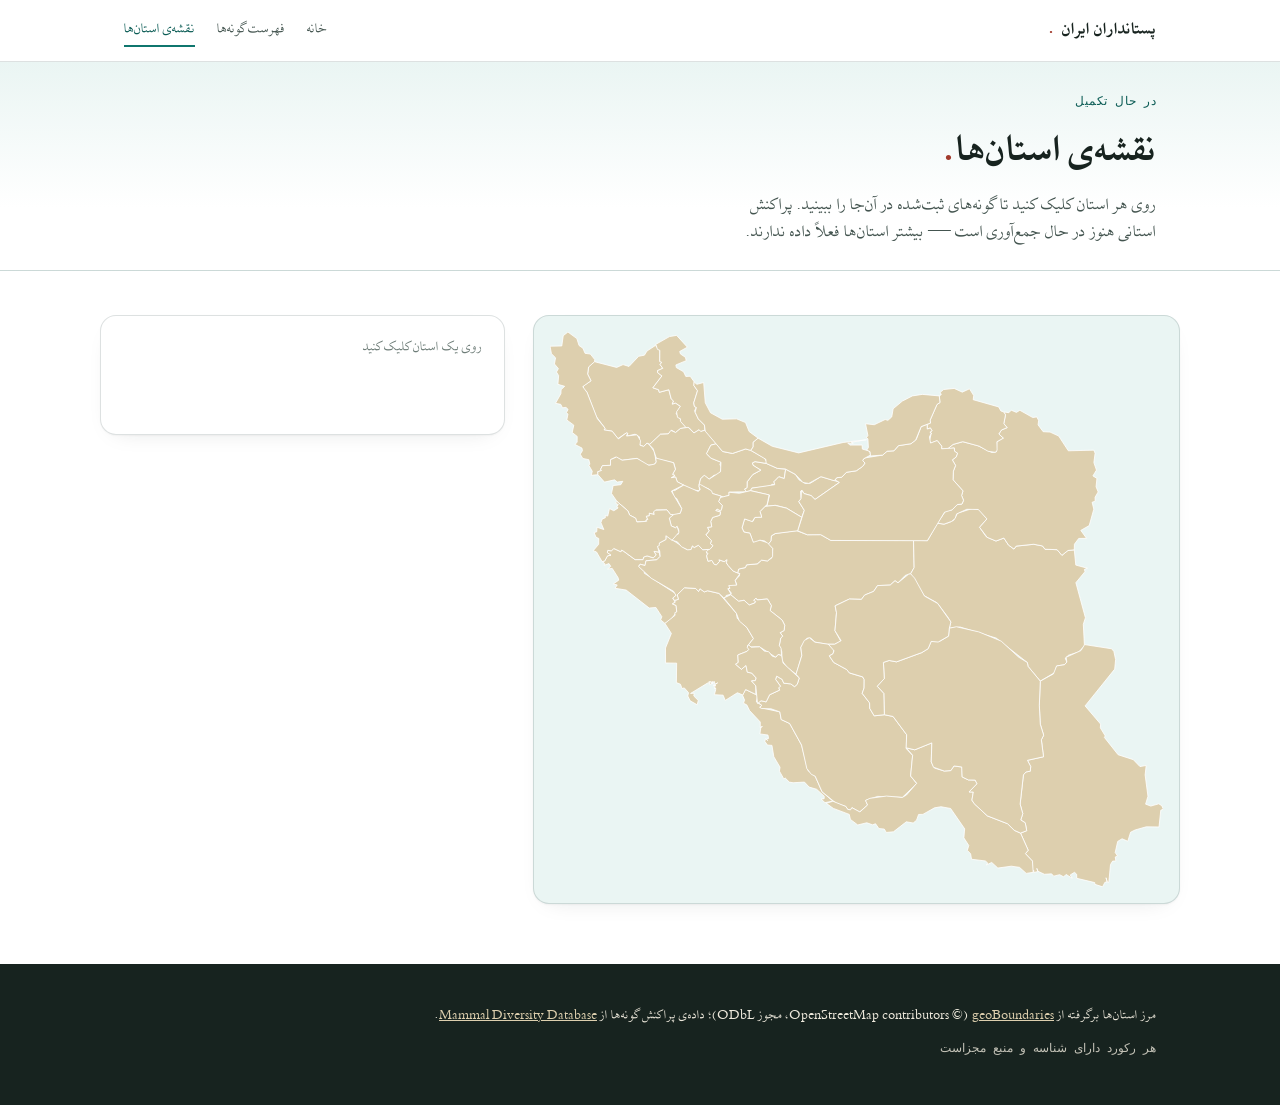
<file: map.html>
<!DOCTYPE html>
<html lang="fa" dir="rtl">
<head>
<meta charset="UTF-8">
<meta name="viewport" content="width=device-width, initial-scale=1.0">
<title>نقشه‌ی استان‌ها — پستانداران ایران</title>
<meta name="description" content="نقشه‌ی تعاملی استان‌های ایران برای پراکنش گونه‌های پستاندار — در حال تکمیل">
<link rel="preconnect" href="https://fonts.googleapis.com">
<link href="https://fonts.googleapis.com/css2?family=Fraunces:ital,wght@0,500;1,500;1,600&family=JetBrains+Mono:wght@400;600&display=swap" rel="stylesheet">
<link rel="stylesheet" href="assets/style.css">
</head>
<body>

<nav class="topnav" aria-label="ناوبری اصلی">
  <div class="wrap topnav-inner">
    <a href="index.html" class="topnav-brand">پستانداران ایران<span class="dot">.</span></a>
    <div class="topnav-links">
      <a href="index.html">خانه</a>
      <a href="list.html">فهرست گونه‌ها</a>
      <a href="map.html" class="is-current">نقشه‌ی استان‌ها</a>
    </div>
  </div>
</nav>

<header class="site-head site-head--compact">
  <div class="wrap">
    <p class="eyebrow">در حال تکمیل</p>
    <h1>نقشه‌ی استان‌ها<span class="dot">.</span></h1>
    <p class="tagline">روی هر استان کلیک کنید تا گونه‌های ثبت‌شده در آن‌جا را ببینید. پراکنش استانی هنوز در حال جمع‌آوری است — بیشتر استان‌ها فعلاً داده ندارند.</p>
  </div>
</header>

<main class="wrap page-sections">
  <div class="map-layout">
    <div class="map-svg-wrap" id="mapWrap">
      <svg xmlns="http://www.w3.org/2000/svg" viewBox="0 0 760.0 687.4" role="group" aria-label="نقشه‌ی استان‌های ایران">
  <path class="province" data-province="آذربایجان شرقی" d="M 168.7,118.6 L 156.4,101.1 L 161.6,92.0 L 155.6,88.1 L 151.4,89.3 L 153.1,85.5 L 150.2,82.9 L 147.3,71.5 L 135.4,74.7 L 134.6,71.5 L 127.5,69.1 L 138.7,54.4 L 133.4,50.5 L 133.2,47.9 L 139.8,45.0 L 136.4,40.4 L 138.4,37.5 L 136.0,36.5 L 136.1,22.7 L 130.5,16.8 L 120.1,23.6 L 117.0,28.7 L 109.9,30.1 L 97.9,42.7 L 90.5,40.4 L 82.6,43.9 L 55.2,36.8 L 48.1,42.8 L 46.6,52.1 L 50.8,60.4 L 41.2,66.9 L 41.5,70.9 L 45.4,73.8 L 57.1,104.4 L 68.2,119.2 L 67.0,121.3 L 77.0,122.9 L 84.1,132.2 L 94.5,125.1 L 96.3,125.5 L 95.4,129.0 L 105.4,126.6 L 110.8,129.9 L 111.4,140.2 L 116.1,141.8 L 120.0,137.8 L 124.0,139.2 L 136.9,126.7 L 146.5,126.3 L 150.6,121.7 L 155.6,124.6 L 161.6,119.6 L 168.7,118.6 Z"><title>آذربایجان شرقی</title></path>
  <path class="province" data-province="آذربایجان غربی" d="M 123.1,139.6 L 120.3,137.7 L 116.1,141.8 L 111.4,140.2 L 112.2,134.8 L 107.9,127.4 L 94.8,128.9 L 96.3,125.5 L 94.5,125.1 L 84.7,132.5 L 77.0,122.9 L 67.0,121.3 L 68.2,119.2 L 58.7,107.4 L 45.9,74.9 L 40.6,67.7 L 50.8,60.5 L 46.6,52.1 L 47.8,43.3 L 55.2,36.8 L 55.4,34.1 L 50.0,27.3 L 43.4,26.4 L 40.8,20.1 L 36.0,16.8 L 33.3,8.2 L 22.2,0.0 L 16.4,4.6 L 14.6,17.3 L 0.0,17.6 L 1.8,26.9 L 6.9,32.0 L 5.5,39.6 L 10.4,45.4 L 8.0,49.6 L 10.7,54.0 L 9.8,64.8 L 18.2,67.3 L 13.8,71.4 L 13.5,76.4 L 6.8,88.4 L 13.3,89.6 L 15.5,93.9 L 19.8,93.4 L 22.4,95.9 L 20.4,99.8 L 22.2,101.8 L 20.8,109.0 L 29.5,115.4 L 27.5,124.6 L 33.7,129.4 L 33.6,136.4 L 31.0,139.4 L 39.6,143.8 L 40.2,147.1 L 37.5,151.4 L 40.6,156.7 L 48.1,158.2 L 49.4,163.8 L 47.9,164.8 L 52.4,172.6 L 51.1,177.6 L 59.4,176.8 L 59.2,173.1 L 63.9,171.6 L 62.7,170.1 L 65.0,165.6 L 75.0,165.2 L 75.0,158.2 L 81.4,155.1 L 89.4,158.9 L 107.9,156.6 L 119.4,164.9 L 128.5,164.8 L 131.7,161.0 L 129.2,148.1 L 123.1,139.6 Z"><title>آذربایجان غربی</title></path>
  <path class="province" data-province="اردبیل" d="M 178.6,61.7 L 173.7,54.8 L 168.3,55.1 L 165.5,49.3 L 156.5,44.1 L 156.0,40.8 L 168.8,35.5 L 167.8,31.4 L 161.6,27.2 L 160.7,24.1 L 170.2,18.8 L 156.9,4.2 L 148.0,5.7 L 131.1,15.3 L 133.2,21.6 L 136.1,22.7 L 136.0,36.5 L 138.4,37.5 L 136.4,40.4 L 139.8,45.0 L 133.2,47.9 L 133.4,50.5 L 138.7,54.4 L 127.5,69.1 L 134.6,71.5 L 135.4,74.7 L 147.3,71.5 L 150.2,82.9 L 153.1,85.5 L 151.4,89.3 L 155.6,88.1 L 161.6,92.0 L 156.8,98.9 L 158.0,105.8 L 161.8,107.6 L 161.5,110.5 L 168.8,118.7 L 172.1,118.4 L 178.4,125.1 L 184.7,121.2 L 186.8,123.4 L 192.0,121.6 L 191.3,115.2 L 183.8,107.7 L 179.1,97.6 L 181.4,93.5 L 179.0,92.4 L 178.1,87.8 L 182.8,72.8 L 178.3,66.3 L 178.6,61.7 Z"><title>اردبیل</title></path>
  <path class="province" data-province="اصفهان" d="M 223.9,325.6 L 233.8,333.7 L 240.5,332.4 L 246.9,338.3 L 253.8,335.7 L 254.9,333.9 L 252.5,332.5 L 255.2,329.8 L 256.7,332.0 L 269.4,330.8 L 274.2,338.9 L 272.8,345.2 L 287.5,356.8 L 290.8,363.4 L 290.1,369.8 L 285.1,372.6 L 288.4,376.8 L 285.9,379.1 L 284.1,388.5 L 287.2,396.2 L 287.4,407.1 L 293.9,415.7 L 305.0,424.0 L 312.0,401.0 L 310.8,390.7 L 318.4,379.4 L 323.1,379.2 L 328.3,384.3 L 343.3,386.9 L 352.6,386.9 L 360.4,383.3 L 353.1,370.1 L 355.0,347.8 L 353.3,339.3 L 370.9,330.9 L 385.9,331.3 L 389.8,326.0 L 401.0,321.4 L 405.9,314.2 L 421.5,313.6 L 427.5,308.2 L 431.2,310.8 L 440.3,301.5 L 446.8,299.6 L 451.2,291.9 L 450.4,258.2 L 348.0,258.3 L 335.5,251.1 L 318.8,251.2 L 305.4,246.1 L 279.7,249.5 L 274.3,252.6 L 273.7,259.0 L 270.3,262.9 L 275.9,268.2 L 274.8,280.0 L 269.4,283.7 L 262.1,282.7 L 257.2,287.2 L 243.6,288.5 L 242.0,291.9 L 233.8,293.7 L 232.4,298.6 L 235.1,299.3 L 234.5,302.3 L 229.4,307.7 L 231.4,313.3 L 223.5,312.7 L 220.8,316.2 L 223.0,317.5 L 220.2,317.7 L 224.6,323.4 L 223.9,325.6 Z"><title>اصفهان</title></path>
  <path class="province" data-province="البرز" d="M 267.9,162.8 L 254.0,160.6 L 250.8,162.1 L 251.5,165.1 L 261.2,171.2 L 250.9,176.9 L 244.3,185.6 L 244.1,193.0 L 241.1,194.1 L 241.7,196.1 L 243.5,198.0 L 248.4,196.6 L 250.1,193.5 L 274.0,190.8 L 274.9,188.6 L 278.4,189.2 L 277.5,185.5 L 283.5,179.4 L 290.2,181.6 L 292.0,170.0 L 281.8,169.0 L 267.9,162.8 Z"><title>البرز</title></path>
  <path class="province" data-province="ایلام" d="M 135.1,272.7 L 128.8,271.8 L 131.5,276.4 L 127.9,279.8 L 120.4,277.4 L 116.1,278.8 L 115.2,282.0 L 105.4,282.0 L 90.8,271.3 L 88.6,270.2 L 87.8,272.3 L 79.0,268.2 L 76.1,271.2 L 71.6,270.5 L 71.0,273.4 L 75.6,276.6 L 71.3,277.3 L 67.7,283.8 L 64.7,284.4 L 67.8,286.9 L 67.1,289.0 L 73.1,286.9 L 75.3,290.4 L 71.4,293.6 L 77.1,292.9 L 84.3,304.3 L 85.2,307.5 L 78.4,312.2 L 83.3,313.4 L 80.6,317.5 L 94.4,319.8 L 122.9,342.0 L 131.2,341.3 L 138.6,352.8 L 137.1,356.7 L 142.4,361.1 L 149.3,356.9 L 157.0,346.8 L 156.3,338.9 L 151.7,336.8 L 155.2,334.8 L 152.1,329.7 L 156.0,327.0 L 155.4,324.0 L 116.6,298.7 L 117.2,296.9 L 109.9,290.2 L 111.7,287.7 L 117.7,289.4 L 118.9,283.5 L 132.4,282.2 L 136.5,278.0 L 135.1,272.7 Z"><title>ایلام</title></path>
  <path class="province" data-province="بوشهر" d="M 254.7,449.0 L 242.4,443.0 L 238.6,450.1 L 241.1,456.1 L 239.7,460.0 L 243.8,462.0 L 247.3,469.1 L 260.5,483.2 L 260.6,490.1 L 263.2,488.9 L 261.3,489.4 L 260.1,498.0 L 270.1,499.4 L 270.8,503.6 L 268.3,504.5 L 269.6,506.3 L 267.2,503.6 L 266.2,507.2 L 269.4,511.8 L 275.0,512.2 L 277.3,526.2 L 285.0,539.2 L 284.3,544.1 L 289.7,553.7 L 291.5,552.7 L 296.5,557.7 L 301.2,558.5 L 315.3,557.7 L 321.1,563.9 L 330.4,566.6 L 339.8,575.3 L 339.7,578.2 L 336.0,578.8 L 340.7,583.1 L 350.5,581.4 L 337.1,569.7 L 328.6,550.4 L 319.5,543.3 L 311.7,511.8 L 297.0,485.1 L 286.5,480.2 L 284.8,470.7 L 260.0,465.3 L 262.6,462.7 L 255.7,458.3 L 257.2,450.9 L 254.7,449.0 Z"><title>بوشهر</title></path>
  <path class="province" data-province="تهران" d="M 292.0,170.0 L 290.2,181.6 L 283.5,179.4 L 277.5,185.5 L 278.4,189.2 L 250.1,193.5 L 248.4,196.6 L 272.0,202.1 L 268.7,215.8 L 279.6,214.8 L 293.1,218.3 L 311.9,229.6 L 315.1,220.9 L 308.3,210.3 L 311.1,206.4 L 310.5,197.2 L 312.7,196.4 L 314.7,200.2 L 323.5,202.7 L 328.4,207.5 L 358.9,186.1 L 335.7,179.2 L 322.7,187.3 L 316.2,187.6 L 308.5,183.1 L 303.9,176.3 L 292.0,170.0 Z"><title>تهران</title></path>
  <path class="province" data-province="خراسان جنوبی" d="M 607.5,432.6 L 626.0,421.6 L 627.7,413.8 L 637.4,412.3 L 640.4,409.0 L 638.4,404.2 L 642.5,400.5 L 654.9,396.5 L 662.2,389.1 L 660.8,362.1 L 663.4,354.1 L 651.6,310.6 L 662.8,297.0 L 662.2,294.1 L 665.9,292.7 L 651.5,288.8 L 649.6,269.9 L 641.8,270.7 L 634.3,276.7 L 628.3,269.7 L 613.3,269.2 L 610.3,265.1 L 599.4,263.0 L 577.6,265.3 L 574.9,269.0 L 568.1,264.0 L 562.4,255.3 L 552.6,259.0 L 540.6,253.8 L 532.3,242.0 L 541.4,231.6 L 531.8,220.2 L 522.9,218.8 L 505.0,224.5 L 500.1,233.4 L 495.1,235.8 L 488.2,238.1 L 479.9,236.8 L 467.8,258.5 L 450.4,258.2 L 451.2,291.9 L 446.8,299.6 L 463.4,326.6 L 479.7,335.6 L 492.4,352.5 L 496.7,359.3 L 494.8,367.0 L 508.0,365.5 L 552.9,379.3 L 591.5,409.6 L 592.3,414.3 L 607.5,432.6 Z"><title>خراسان جنوبی</title></path>
  <path class="province" data-province="خراسان رضوی" d="M 491.9,145.4 L 500.9,143.7 L 501.3,147.8 L 504.9,150.1 L 503.2,155.0 L 498.5,158.4 L 502.5,165.4 L 499.8,172.4 L 499.4,183.1 L 511.7,196.9 L 510.0,202.6 L 512.4,208.6 L 510.4,213.2 L 504.2,214.0 L 498.2,220.4 L 490.2,221.9 L 479.9,236.8 L 488.2,238.1 L 497.5,234.7 L 502.1,230.9 L 503.8,225.4 L 516.4,219.7 L 530.7,219.9 L 541.4,231.6 L 532.3,242.0 L 541.6,254.4 L 552.6,259.0 L 562.4,255.3 L 568.1,264.0 L 574.9,269.0 L 577.6,265.3 L 599.4,263.0 L 610.3,265.1 L 613.3,269.2 L 628.3,269.7 L 634.3,276.7 L 641.8,270.7 L 649.6,269.9 L 649.8,262.9 L 655.1,255.8 L 664.8,255.7 L 657.7,245.8 L 668.1,239.9 L 673.8,219.5 L 671.7,211.0 L 675.5,209.6 L 675.4,204.6 L 679.2,198.2 L 676.6,191.7 L 677.7,181.4 L 672.7,178.3 L 677.1,171.1 L 673.9,161.8 L 675.4,150.2 L 673.8,146.4 L 642.2,147.2 L 630.3,128.9 L 619.6,124.0 L 611.0,123.5 L 604.8,115.1 L 605.4,109.5 L 603.1,105.2 L 598.2,106.0 L 582.2,97.0 L 577.9,99.6 L 571.5,96.9 L 568.5,100.0 L 562.1,99.0 L 564.4,102.6 L 562.3,113.5 L 566.4,118.5 L 559.4,121.4 L 556.1,126.4 L 561.7,131.5 L 553.7,136.0 L 553.0,148.6 L 547.3,149.3 L 529.7,140.7 L 511.5,135.9 L 499.4,139.3 L 491.9,145.4 Z"><title>خراسان رضوی</title></path>
  <path class="province" data-province="خراسان شمالی" d="M 562.1,99.0 L 558.7,97.9 L 555.9,92.8 L 524.4,83.9 L 525.0,78.8 L 519.8,70.4 L 510.8,74.5 L 500.8,69.9 L 487.7,71.3 L 483.5,74.8 L 484.8,77.7 L 482.3,79.2 L 483.2,87.4 L 479.5,89.8 L 471.0,109.2 L 471.5,112.8 L 467.3,114.4 L 467.4,120.3 L 471.3,118.9 L 473.4,122.4 L 470.7,124.3 L 472.5,125.2 L 470.3,134.6 L 471.8,137.7 L 479.9,134.6 L 485.3,141.4 L 485.2,144.7 L 491.9,145.4 L 499.4,139.3 L 511.5,135.9 L 531.9,141.5 L 542.8,147.8 L 551.9,149.1 L 554.0,146.4 L 553.7,136.0 L 561.7,131.5 L 556.1,126.4 L 559.4,121.4 L 566.4,118.5 L 562.3,113.5 L 564.4,102.6 L 562.1,99.0 Z"><title>خراسان شمالی</title></path>
  <path class="province" data-province="خوزستان" d="M 142.4,361.1 L 150.4,373.5 L 143.1,391.6 L 143.2,410.1 L 156.9,410.3 L 156.6,434.4 L 161.6,436.4 L 163.6,441.8 L 166.4,441.0 L 171.7,446.9 L 170.7,451.0 L 173.7,457.0 L 182.4,461.9 L 183.7,456.5 L 178.2,451.1 L 178.6,447.6 L 174.2,447.8 L 195.2,435.0 L 196.2,435.4 L 197.4,432.8 L 197.8,437.0 L 199.7,436.4 L 199.1,432.7 L 200.8,435.7 L 201.3,433.0 L 201.4,435.8 L 203.3,432.8 L 204.6,436.7 L 207.7,434.7 L 202.5,437.7 L 205.7,438.4 L 202.7,438.0 L 205.6,442.2 L 203.5,440.9 L 205.3,443.1 L 203.7,449.4 L 214.5,450.0 L 217.1,456.5 L 232.2,447.0 L 238.9,449.7 L 242.4,443.0 L 255.0,449.0 L 255.0,438.5 L 249.7,432.3 L 254.4,432.0 L 255.5,428.7 L 250.0,422.6 L 244.5,421.5 L 242.8,413.2 L 237.2,418.0 L 230.0,411.7 L 233.3,409.4 L 232.7,400.2 L 244.2,395.7 L 246.3,393.3 L 244.5,389.1 L 252.1,379.9 L 243.9,366.1 L 232.0,354.7 L 231.0,348.6 L 209.5,323.9 L 195.3,320.6 L 191.1,322.0 L 185.8,318.1 L 184.0,321.5 L 180.6,317.8 L 166.3,316.9 L 157.6,325.7 L 159.1,331.2 L 154.4,332.6 L 155.2,334.8 L 151.7,336.8 L 156.3,338.9 L 157.0,346.8 L 154.7,347.8 L 155.0,351.0 L 142.4,361.1 Z"><title>خوزستان</title></path>
  <path class="province" data-province="زنجان" d="M 184.7,189.5 L 186.6,182.0 L 190.8,177.8 L 197.2,182.3 L 203.3,177.4 L 207.0,177.7 L 210.7,174.4 L 212.1,167.6 L 210.5,164.1 L 211.8,161.3 L 199.4,156.3 L 194.1,151.1 L 199.3,140.2 L 206.1,138.5 L 192.0,121.6 L 186.8,123.4 L 184.7,121.2 L 178.4,125.1 L 171.1,118.1 L 161.6,119.6 L 155.6,124.6 L 149.8,121.9 L 146.5,126.3 L 136.9,126.7 L 123.1,139.6 L 127.7,144.5 L 132.1,157.3 L 153.3,162.1 L 155.4,170.1 L 151.8,176.5 L 154.9,177.9 L 150.4,180.9 L 155.6,179.7 L 157.7,185.6 L 176.4,195.8 L 185.3,196.6 L 184.7,189.5 Z"><title>زنجان</title></path>
  <path class="province" data-province="سمنان" d="M 353.4,183.4 L 358.6,186.4 L 328.4,207.5 L 323.5,202.7 L 314.7,200.2 L 311.6,196.3 L 311.1,206.4 L 308.3,210.1 L 315.1,220.9 L 306.8,246.3 L 318.8,251.2 L 335.5,251.1 L 348.0,258.3 L 467.5,258.6 L 488.8,223.3 L 498.2,220.4 L 504.7,213.8 L 510.4,213.2 L 512.4,208.6 L 510.0,202.6 L 511.7,196.9 L 499.4,183.1 L 499.8,172.4 L 502.5,165.4 L 498.5,158.4 L 503.2,155.0 L 504.9,150.1 L 501.3,147.8 L 500.9,143.7 L 485.2,144.7 L 485.3,141.4 L 479.7,134.5 L 471.5,137.6 L 470.1,130.1 L 472.5,125.2 L 470.7,124.3 L 473.4,122.4 L 471.3,118.9 L 467.4,120.3 L 467.3,114.4 L 459.9,117.2 L 453.8,133.2 L 447.3,138.4 L 431.9,140.8 L 426.2,147.2 L 417.7,147.7 L 412.2,152.5 L 389.7,156.1 L 387.4,159.4 L 390.3,162.3 L 387.4,166.5 L 379.5,172.0 L 367.3,173.8 L 361.5,179.9 L 355.3,180.5 L 353.4,183.4 Z"><title>سمنان</title></path>
  <path class="province" data-province="سیستان و بلوچستان" d="M 583.0,620.9 L 592.5,642.1 L 589.1,646.4 L 597.8,655.6 L 597.8,668.4 L 599.4,667.0 L 599.5,669.7 L 604.6,668.5 L 603.2,664.6 L 604.5,668.1 L 612.6,671.9 L 621.5,671.4 L 624.1,674.2 L 631.5,672.4 L 636.4,675.1 L 639.4,672.1 L 647.1,676.8 L 644.6,672.7 L 649.9,669.5 L 652.5,671.8 L 652.7,676.9 L 674.9,682.2 L 675.2,684.4 L 684.7,687.4 L 687.6,681.8 L 690.3,681.5 L 689.0,676.2 L 690.5,681.8 L 692.4,681.9 L 694.5,659.9 L 697.1,655.6 L 701.1,655.4 L 700.4,650.5 L 703.1,649.0 L 700.3,645.0 L 703.4,631.2 L 708.8,627.9 L 715.9,631.0 L 719.4,619.8 L 725.0,617.0 L 738.8,613.1 L 754.6,613.3 L 756.8,592.5 L 760.0,591.3 L 758.0,586.9 L 754.3,584.6 L 744.4,587.4 L 738.0,585.0 L 740.9,575.2 L 737.4,548.9 L 738.7,537.1 L 731.0,538.5 L 722.8,529.9 L 703.9,523.8 L 686.9,502.3 L 688.0,500.5 L 681.9,490.5 L 682.2,485.8 L 663.0,463.3 L 699.7,417.7 L 700.8,405.9 L 698.7,395.9 L 695.9,392.5 L 662.4,387.3 L 657.9,394.7 L 639.5,403.0 L 640.4,409.0 L 637.4,412.3 L 627.7,413.8 L 623.8,423.6 L 607.5,432.6 L 606.3,462.7 L 607.5,486.0 L 611.7,499.6 L 608.8,505.3 L 611.5,526.3 L 591.6,530.7 L 595.6,538.4 L 595.1,544.2 L 589.8,545.1 L 586.6,548.7 L 582.5,585.0 L 585.8,596.8 L 583.3,604.7 L 588.8,608.1 L 590.7,617.9 L 583.0,620.9 Z"><title>سیستان و بلوچستان</title></path>
  <path class="province" data-province="فارس" d="M 414.3,474.2 L 401.7,475.6 L 396.2,466.4 L 396.0,459.6 L 386.8,447.7 L 389.2,441.1 L 389.3,430.7 L 387.4,427.3 L 371.3,422.6 L 367.6,418.2 L 351.5,409.4 L 346.1,401.3 L 351.0,398.3 L 351.5,393.0 L 344.9,386.9 L 328.3,384.3 L 321.3,378.8 L 315.1,382.2 L 310.8,390.7 L 312.0,401.0 L 304.8,424.0 L 308.8,428.7 L 306.4,436.4 L 303.1,439.4 L 298.3,436.0 L 289.6,435.1 L 287.7,430.5 L 280.9,426.4 L 279.5,430.4 L 285.5,438.8 L 283.3,441.0 L 284.5,443.7 L 272.1,449.5 L 267.8,458.3 L 261.5,456.9 L 258.2,459.4 L 262.6,462.7 L 259.9,464.8 L 262.2,466.5 L 273.9,466.9 L 284.8,470.7 L 286.5,480.2 L 297.0,485.1 L 311.7,511.8 L 318.2,540.8 L 323.8,548.1 L 328.6,550.4 L 337.1,569.7 L 354.7,584.0 L 366.6,587.9 L 368.9,591.5 L 372.3,592.1 L 374.1,589.4 L 383.6,594.7 L 393.5,586.1 L 391.1,580.3 L 406.0,575.4 L 436.5,576.7 L 454.4,559.6 L 446.8,550.2 L 449.4,524.8 L 441.5,516.3 L 441.9,499.0 L 425.1,476.4 L 414.3,474.2 Z"><title>فارس</title></path>
  <path class="province" data-province="قزوین" d="M 248.7,146.6 L 242.4,144.9 L 226.1,150.5 L 213.8,148.0 L 206.1,138.5 L 199.3,140.2 L 193.9,150.7 L 199.4,156.3 L 211.8,161.3 L 211.3,173.1 L 197.2,182.3 L 191.2,177.4 L 186.6,182.0 L 184.7,189.5 L 196.9,194.5 L 201.4,200.2 L 215.0,204.4 L 221.9,202.4 L 222.2,198.3 L 243.5,198.0 L 240.9,194.6 L 244.1,193.0 L 244.3,185.6 L 251.3,176.5 L 261.2,171.2 L 251.5,165.1 L 250.8,162.1 L 254.0,160.6 L 267.9,162.8 L 268.2,160.4 L 265.5,156.1 L 248.7,146.6 Z"><title>قزوین</title></path>
  <path class="province" data-province="قم" d="M 270.3,262.9 L 273.7,259.0 L 274.3,252.6 L 278.9,249.8 L 306.8,246.3 L 311.9,229.6 L 293.1,218.3 L 278.8,214.8 L 266.3,216.1 L 260.2,222.4 L 262.3,229.4 L 253.8,229.8 L 251.4,234.7 L 241.1,231.6 L 237.9,242.7 L 240.3,247.9 L 247.7,249.3 L 251.5,260.3 L 254.8,261.1 L 260.1,258.0 L 265.9,258.9 L 270.3,262.9 Z"><title>قم</title></path>
  <path class="province" data-province="لرستان" d="M 154.4,332.6 L 159.1,331.2 L 157.6,325.7 L 166.7,316.8 L 180.6,317.8 L 184.0,321.5 L 185.8,318.1 L 191.1,322.0 L 195.3,320.6 L 209.5,323.9 L 215.4,329.5 L 217.7,328.9 L 218.3,326.5 L 224.4,324.8 L 220.3,318.1 L 223.0,317.5 L 221.4,314.3 L 231.1,313.6 L 229.4,307.7 L 235.2,299.7 L 226.4,295.8 L 218.8,286.7 L 219.4,282.0 L 215.9,284.5 L 209.3,282.2 L 210.1,284.2 L 206.3,288.4 L 203.6,288.0 L 200.6,283.0 L 195.7,284.0 L 194.1,277.4 L 195.5,274.3 L 193.3,273.6 L 198.1,269.3 L 189.2,269.8 L 183.9,264.2 L 178.7,267.0 L 176.4,265.0 L 174.7,269.5 L 169.5,269.6 L 143.8,252.3 L 143.6,257.1 L 135.5,261.4 L 132.9,266.4 L 135.9,271.1 L 136.5,278.0 L 132.3,282.3 L 118.9,283.5 L 117.7,289.4 L 111.7,287.7 L 109.9,290.7 L 125.4,305.1 L 153.1,321.3 L 156.1,326.4 L 152.1,329.6 L 154.4,332.6 Z"><title>لرستان</title></path>
  <path class="province" data-province="مازندران" d="M 386.7,140.1 L 371.5,140.1 L 368.9,137.5 L 375.7,138.0 L 373.3,136.6 L 392.1,133.5 L 363.2,136.9 L 308.1,149.8 L 275.4,141.6 L 257.8,131.5 L 251.5,136.6 L 251.5,142.5 L 248.7,146.6 L 267.4,157.7 L 267.9,162.8 L 281.8,169.0 L 291.4,169.6 L 303.9,176.3 L 313.5,186.5 L 320.6,187.6 L 335.7,179.2 L 352.2,184.3 L 355.3,180.5 L 361.5,179.9 L 367.3,173.8 L 379.5,172.0 L 387.4,166.5 L 390.3,162.3 L 387.4,159.4 L 388.7,157.1 L 397.3,152.4 L 396.0,147.6 L 387.0,145.1 L 386.7,140.1 Z"><title>مازندران</title></path>
  <path class="province" data-province="مرکزی" d="M 232.4,298.6 L 233.8,293.7 L 242.0,291.9 L 243.6,288.5 L 256.7,287.3 L 262.1,282.7 L 269.4,283.7 L 275.8,278.4 L 275.9,268.2 L 269.3,261.0 L 260.1,258.0 L 251.9,260.6 L 247.7,249.3 L 240.3,247.9 L 237.9,242.7 L 241.1,231.6 L 250.6,234.9 L 253.8,229.8 L 262.3,229.4 L 260.2,222.4 L 269.1,213.5 L 271.5,201.8 L 248.4,196.6 L 234.6,199.8 L 221.6,198.5 L 221.9,202.4 L 210.6,205.2 L 208.9,210.1 L 213.4,214.9 L 212.6,219.2 L 211.3,221.7 L 207.1,219.3 L 205.3,221.3 L 211.4,223.2 L 210.4,227.1 L 201.7,229.5 L 199.1,234.8 L 200.4,241.3 L 195.1,242.1 L 197.2,246.4 L 193.1,251.8 L 199.9,258.3 L 198.8,262.4 L 202.0,264.8 L 193.6,272.3 L 195.5,274.3 L 194.1,277.4 L 195.7,284.0 L 200.6,283.0 L 203.6,288.0 L 206.3,288.4 L 210.1,284.2 L 209.3,282.2 L 215.9,284.5 L 219.4,282.0 L 218.5,286.0 L 220.7,289.3 L 226.9,296.2 L 232.4,298.6 Z"><title>مرکزی</title></path>
  <path class="province" data-province="هرمزگان" d="M 441.3,515.2 L 449.3,524.3 L 446.8,550.2 L 454.4,559.1 L 441.7,573.7 L 436.5,576.7 L 416.9,575.0 L 396.4,577.8 L 390.9,580.5 L 393.5,586.1 L 384.0,594.7 L 374.1,589.4 L 372.3,592.1 L 368.9,591.5 L 366.6,587.9 L 350.5,581.4 L 342.4,584.0 L 351.1,590.3 L 370.8,597.7 L 372.2,603.9 L 381.3,610.8 L 392.5,608.1 L 399.7,610.6 L 403.4,609.3 L 407.5,615.3 L 414.2,615.9 L 416.7,620.1 L 425.5,619.3 L 441.5,606.9 L 450.0,608.4 L 454.2,604.9 L 456.7,597.8 L 462.0,597.7 L 476.4,589.6 L 484.4,588.2 L 496.4,590.4 L 513.8,615.6 L 512.8,626.8 L 518.9,636.2 L 517.1,642.3 L 521.1,646.4 L 522.3,653.3 L 539.5,655.4 L 542.4,658.0 L 540.5,660.5 L 547.3,657.2 L 554.9,664.2 L 571.6,661.9 L 581.7,663.3 L 590.1,670.8 L 598.7,669.5 L 597.8,655.6 L 589.1,646.4 L 592.5,642.1 L 583.0,620.9 L 575.2,617.4 L 567.0,609.3 L 541.8,599.5 L 525.6,584.4 L 522.8,580.0 L 524.5,570.0 L 519.2,569.9 L 529.1,559.8 L 526.8,555.2 L 518.4,555.0 L 510.7,551.3 L 510.4,539.1 L 500.5,537.7 L 496.7,543.4 L 488.5,544.0 L 476.3,540.3 L 472.4,532.6 L 473.1,509.1 L 452.0,517.7 L 441.3,515.2 Z"><title>هرمزگان</title></path>
  <path class="province" data-province="همدان" d="M 198.1,269.3 L 202.0,264.8 L 198.8,262.4 L 199.9,258.3 L 193.1,251.3 L 197.2,246.4 L 195.1,242.1 L 200.4,241.3 L 199.1,234.8 L 201.5,229.8 L 210.4,227.1 L 211.4,223.2 L 205.3,221.3 L 207.1,219.3 L 211.3,221.7 L 212.6,219.2 L 213.4,214.9 L 208.9,210.1 L 211.9,203.3 L 201.4,200.2 L 200.1,196.7 L 186.4,189.0 L 184.3,190.5 L 186.2,195.2 L 183.6,197.5 L 165.6,189.6 L 154.6,196.5 L 151.3,196.0 L 153.3,204.7 L 157.0,206.3 L 163.2,218.9 L 161.3,224.6 L 153.8,224.6 L 147.8,230.6 L 150.3,240.4 L 155.6,242.6 L 157.5,240.9 L 159.6,245.2 L 159.0,250.4 L 155.2,251.2 L 151.2,258.0 L 157.8,260.0 L 163.0,266.2 L 170.6,269.9 L 174.7,269.5 L 176.4,265.0 L 178.7,267.0 L 183.9,264.2 L 189.2,269.8 L 198.1,269.3 Z"><title>همدان</title></path>
  <path class="province" data-province="چهارمحال و بختیاری" d="M 215.4,329.5 L 231.0,348.6 L 234.5,358.1 L 243.9,366.1 L 252.1,379.9 L 246.0,387.6 L 248.4,390.2 L 259.7,390.1 L 279.7,403.0 L 282.7,399.6 L 286.9,400.9 L 286.3,391.7 L 284.1,388.5 L 285.9,379.1 L 288.4,376.8 L 285.1,372.6 L 290.1,369.8 L 290.8,363.4 L 287.5,356.8 L 272.8,345.2 L 274.2,338.9 L 269.4,330.8 L 256.7,332.0 L 255.2,329.8 L 252.5,332.5 L 254.9,333.9 L 253.8,335.7 L 246.9,338.3 L 240.5,332.4 L 233.8,333.7 L 223.9,325.6 L 215.4,329.5 Z"><title>چهارمحال و بختیاری</title></path>
  <path class="province" data-province="کردستان" d="M 152.6,226.3 L 161.3,224.6 L 163.2,218.9 L 150.4,197.2 L 165.6,189.6 L 157.7,185.6 L 155.6,179.7 L 150.2,180.5 L 154.9,177.9 L 151.8,176.5 L 155.4,170.1 L 153.0,161.9 L 130.9,156.1 L 131.7,161.0 L 129.9,163.6 L 122.5,165.2 L 107.9,156.6 L 89.4,158.9 L 82.5,154.9 L 75.0,158.2 L 75.0,165.2 L 65.0,165.6 L 62.7,170.1 L 63.9,171.6 L 59.2,173.1 L 59.4,176.8 L 67.5,186.0 L 79.9,183.2 L 83.4,185.9 L 90.2,185.0 L 87.7,189.2 L 78.2,190.3 L 76.2,200.1 L 83.0,210.0 L 96.5,221.6 L 98.7,226.9 L 106.1,230.7 L 107.1,235.3 L 119.7,234.6 L 118.9,233.0 L 121.2,232.4 L 119.4,228.4 L 123.1,227.8 L 123.1,224.6 L 129.1,226.1 L 128.4,223.0 L 132.0,220.4 L 144.9,220.4 L 149.3,226.1 L 152.6,226.3 Z"><title>کردستان</title></path>
  <path class="province" data-province="کرمان" d="M 607.5,432.6 L 592.3,414.3 L 591.5,409.6 L 580.6,402.8 L 559.0,383.0 L 531.4,371.6 L 503.5,365.2 L 494.8,367.0 L 493.8,376.8 L 483.0,383.2 L 472.3,383.4 L 468.5,392.4 L 460.7,397.2 L 429.4,408.7 L 420.2,407.0 L 413.1,409.4 L 414.2,429.5 L 405.4,438.9 L 413.6,447.9 L 414.3,474.2 L 425.1,476.4 L 441.9,499.0 L 441.3,515.2 L 452.0,517.7 L 473.1,509.1 L 472.4,532.6 L 475.1,539.2 L 488.5,544.0 L 496.7,543.4 L 500.5,537.7 L 510.1,538.9 L 510.7,551.3 L 518.4,555.0 L 526.8,555.2 L 529.1,559.8 L 519.2,569.9 L 524.5,570.0 L 522.8,580.0 L 525.6,584.4 L 541.8,599.5 L 567.0,609.3 L 575.2,617.4 L 583.0,620.9 L 590.7,617.9 L 588.8,608.1 L 583.3,604.7 L 585.8,596.8 L 582.5,585.0 L 586.6,548.7 L 589.8,545.1 L 595.1,544.2 L 595.6,538.4 L 591.6,530.7 L 611.5,526.3 L 608.8,505.3 L 611.7,499.6 L 607.5,486.0 L 606.3,462.7 L 607.5,432.6 Z"><title>کرمان</title></path>
  <path class="province" data-province="کرمانشاه" d="M 135.1,272.7 L 133.2,265.5 L 135.4,264.7 L 135.5,261.4 L 143.6,257.1 L 143.6,252.4 L 151.2,258.0 L 159.8,248.1 L 157.5,240.9 L 155.6,242.6 L 150.3,240.4 L 147.8,230.6 L 152.8,226.6 L 149.3,226.1 L 144.9,220.4 L 130.4,220.8 L 128.4,223.0 L 129.1,226.1 L 123.1,224.6 L 123.1,227.8 L 119.4,228.4 L 121.2,232.4 L 118.9,233.0 L 119.7,234.6 L 107.7,235.4 L 106.1,230.7 L 98.7,226.9 L 96.5,221.6 L 83.0,210.0 L 81.1,212.0 L 84.7,213.9 L 82.9,215.8 L 84.3,218.1 L 79.1,221.5 L 73.7,218.8 L 71.5,228.1 L 68.5,227.4 L 68.6,230.1 L 64.6,231.9 L 63.1,236.2 L 66.7,244.8 L 58.3,241.9 L 57.9,247.5 L 54.7,248.5 L 56.9,254.2 L 60.4,255.8 L 60.3,263.1 L 53.5,271.0 L 57.6,272.5 L 64.5,284.4 L 67.7,283.8 L 71.3,277.3 L 75.6,276.6 L 71.0,273.4 L 71.6,270.5 L 76.1,271.2 L 79.0,268.2 L 87.8,272.3 L 88.6,270.2 L 90.8,271.3 L 105.4,282.0 L 115.2,282.0 L 116.1,278.8 L 120.4,277.4 L 127.9,279.8 L 131.5,276.4 L 128.8,271.8 L 135.1,272.7 Z"><title>کرمانشاه</title></path>
  <path class="province" data-province="کهگیلویه و بویراحمد" d="M 246.0,387.6 L 244.2,390.5 L 246.3,393.3 L 244.2,395.7 L 232.7,400.2 L 233.3,409.4 L 230.0,411.7 L 237.2,418.0 L 242.8,413.2 L 244.5,421.5 L 250.0,422.6 L 255.5,428.7 L 254.4,432.0 L 249.7,432.3 L 255.0,438.5 L 257.1,460.3 L 261.5,456.9 L 267.8,458.3 L 272.1,449.5 L 284.5,443.7 L 283.3,441.0 L 285.5,438.8 L 279.5,430.4 L 280.9,426.4 L 287.7,430.5 L 289.6,435.1 L 298.3,436.0 L 303.1,439.4 L 306.4,436.4 L 308.8,428.7 L 288.8,410.2 L 286.9,400.9 L 282.7,399.6 L 279.9,403.0 L 275.5,401.7 L 270.9,396.1 L 265.6,395.4 L 259.7,390.1 L 249.4,390.6 L 246.0,387.6 Z"><title>کهگیلویه و بویراحمد</title></path>
  <path class="province" data-province="گلستان" d="M 397.1,153.6 L 412.2,152.5 L 417.7,147.7 L 426.2,147.2 L 431.6,140.9 L 447.3,138.4 L 453.1,133.9 L 459.9,117.2 L 471.5,112.8 L 471.0,109.2 L 479.5,89.8 L 483.2,87.4 L 482.3,79.2 L 461.3,77.3 L 449.0,79.2 L 436.6,85.6 L 425.2,95.1 L 423.4,105.3 L 418.7,109.5 L 415.3,108.4 L 401.8,114.9 L 391.0,113.7 L 393.9,128.2 L 392.1,131.0 L 393.9,132.3 L 394.5,143.2 L 392.5,146.3 L 396.6,148.3 L 397.1,153.6 Z"><title>گلستان</title></path>
  <path class="province" data-province="گیلان" d="M 257.8,131.5 L 246.7,123.3 L 242.3,112.2 L 231.2,107.6 L 213.5,108.1 L 198.9,100.1 L 192.4,87.7 L 190.4,62.6 L 181.7,64.8 L 178.6,61.7 L 178.3,66.3 L 182.8,72.8 L 178.1,87.8 L 179.0,92.4 L 181.4,93.5 L 179.8,99.4 L 183.8,107.7 L 191.3,115.2 L 192.4,122.9 L 213.8,148.0 L 226.1,150.5 L 242.4,144.9 L 248.5,146.7 L 251.5,142.5 L 251.5,136.6 L 257.8,131.5 Z"><title>گیلان</title></path>
  <path class="province" data-province="یزد" d="M 494.8,367.0 L 496.7,359.3 L 480.4,336.4 L 464.0,327.2 L 451.7,304.9 L 446.8,299.6 L 444.3,300.1 L 431.2,310.8 L 427.5,308.2 L 421.5,313.6 L 405.9,314.2 L 401.0,321.4 L 389.8,326.0 L 385.9,331.3 L 370.9,330.9 L 353.3,339.3 L 355.0,347.8 L 353.1,370.1 L 360.7,382.5 L 352.6,386.9 L 344.9,386.9 L 351.9,395.0 L 350.6,398.8 L 346.1,401.3 L 351.5,409.4 L 367.6,418.2 L 370.8,422.3 L 387.4,427.3 L 389.3,430.7 L 389.2,441.1 L 386.8,447.7 L 396.0,459.6 L 396.2,466.4 L 401.7,475.6 L 414.3,474.2 L 413.6,447.9 L 405.4,438.9 L 414.2,429.5 L 413.1,409.4 L 420.2,407.0 L 429.4,408.7 L 460.7,397.2 L 468.5,392.4 L 472.3,383.4 L 481.0,384.2 L 493.8,376.8 L 494.8,367.0 Z"><title>یزد</title></path>
</svg>
    </div>

    <aside class="map-side" id="mapSide">
      <p class="map-side-hint">روی یک استان کلیک کنید</p>
    </aside>
  </div>
</main>

<footer class="site-foot">
  <div class="wrap">
    <p>مرز استان‌ها برگرفته از <a href="https://www.geoboundaries.org" target="_blank" rel="noopener">geoBoundaries</a> (© OpenStreetMap contributors، مجوز ODbL)؛ داده‌ی پراکنش گونه‌ها از <a href="https://www.mammaldiversity.org" target="_blank" rel="noopener">Mammal Diversity Database</a>.</p>
    <p class="mono">هر رکورد دارای شناسه و منبع مجزاست</p>
  </div>
</footer>

<script src="assets/digits.js"></script>
<script src="assets/map.js"></script>
</body>
</html>
</file>
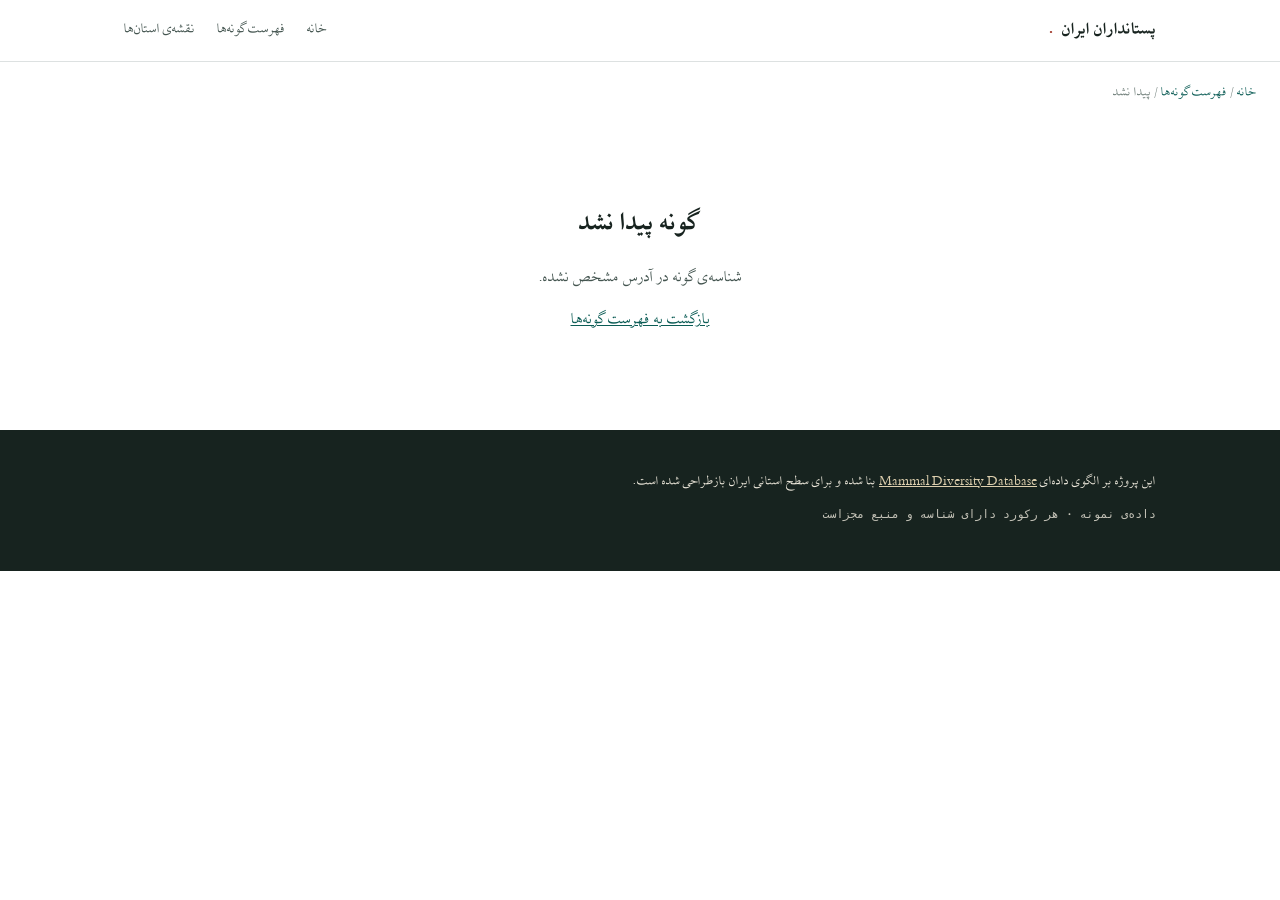
<file: species.html>
<!DOCTYPE html>
<html lang="fa" dir="rtl">
<head>
<meta charset="UTF-8">
<meta name="viewport" content="width=device-width, initial-scale=1.0">
<title>گونه — پستانداران ایران</title>
<meta name="description" content="برگهٔ اختصاصی یک گونه در پایگاه پراکنش استانی پستانداران ایران">
<link rel="preconnect" href="https://fonts.googleapis.com">
<link href="https://fonts.googleapis.com/css2?family=Fraunces:ital,wght@0,500;1,500;1,600&family=JetBrains+Mono:wght@400;600&display=swap" rel="stylesheet">
<link rel="stylesheet" href="assets/style.css">
</head>
<body>

<nav class="topnav" aria-label="ناوبری اصلی">
  <div class="wrap topnav-inner">
    <a href="index.html" class="topnav-brand">پستانداران ایران<span class="dot">.</span></a>
    <div class="topnav-links">
      <a href="index.html">خانه</a>
      <a href="list.html">فهرست گونه‌ها</a>
      <a href="map.html">نقشه‌ی استان‌ها</a>
    </div>
  </div>
</nav>

<p class="wrap breadcrumb" id="breadcrumb">
  <a href="index.html">خانه</a> / <a href="list.html">فهرست گونه‌ها</a> / <span id="breadcrumbCurrent">در حال بارگذاری…</span>
</p>

<div id="content">
  <p class="wrap" style="padding:40px 0;color:var(--ink-soft)">در حال بارگذاری…</p>
</div>

<footer class="site-foot">
  <div class="wrap">
    <p>این پروژه بر الگوی داده‌ای <a href="https://www.mammaldiversity.org" target="_blank" rel="noopener">Mammal Diversity Database</a> بنا شده و برای سطح استانی ایران بازطراحی شده است.</p>
    <p class="mono">داده‌ی نمونه · هر رکورد دارای شناسه و منبع مجزاست</p>
  </div>
</footer>

<script src="assets/digits.js"></script>
<script src="assets/species.js"></script>
</body>
</html>
</file>
<file: assets/style.css>
/* ================= self-hosted fonts =================
   XB Niloofar — فونت فارسی ساده و آشنا (نه یک فونت مدرن/هندسی)، self-host
   شده تا به هیچ سروری خارج از همین ریپو وابسته نباشد. منبع: fontlibrary.org
   (طراح: Behnam، بنیاد: Irmug)، مجوز OFL — پروانه در
   assets/fonts/XBNiloofar-OFL.txt. */
@font-face{
  font-family: 'XB Niloofar';
  src: url('fonts/XBNiloofar-Regular.woff2') format('woff2');
  font-weight: 400;
  font-style: normal;
  font-display: swap;
}
@font-face{
  font-family: 'XB Niloofar';
  src: url('fonts/XBNiloofar-Bold.woff2') format('woff2');
  font-weight: 700;
  font-style: normal;
  font-display: swap;
}

/* ================= tokens ================= */
:root{
  --bg:         #ffffff;
  --bg-tint:    #EAF5F3;
  --bg-warm:    #EFEADD;
  --bg-warm-deep: #DDCFAE;
  --ink:        #17231F;
  --ink-soft:   #445550;
  --ink-faint:  #6E7D78;
  --teal:       #0F766E;
  --teal-deep:  #0B5C55;
  --teal-soft:  #DCEBE9;
  --blue:       #1D4ED8;
  --violet:     #6D28D9;
  --seal:       #A13A2C;
  --gold:       #B08A3E;
  --line:       rgba(15,46,44,0.14);
  --radius:     16px;
  --radius-sm:  8px;
  --radius-pill: 999px;
  --font-fa:    'XB Niloofar', 'Tahoma', sans-serif;
  --font-sci:   'Fraunces', Georgia, serif;
  --font-mono:  'JetBrains Mono', ui-monospace, 'Courier New', monospace;
  --shadow-card: 0 1px 2px rgba(23,35,31,0.04), 0 8px 24px -16px rgba(23,35,31,0.18);
}

*{ box-sizing: border-box; }
html{ scroll-behavior: smooth; }
@media (prefers-reduced-motion: reduce){
  html{ scroll-behavior: auto; }
  *{ animation-duration: 0.001ms !important; transition-duration: 0.001ms !important; }
}

body{
  margin: 0;
  background: var(--bg);
  color: var(--ink);
  font-family: var(--font-fa);
  line-height: 1.6;
}

.wrap{
  max-width: 1080px;
  margin: 0 auto;
  padding: 0 24px;
}

a{ color: var(--teal-deep); text-decoration-thickness: 1px; }
.sr-only{
  position: absolute; width: 1px; height: 1px;
  overflow: hidden; clip: rect(0 0 0 0); white-space: nowrap;
}
:focus-visible{
  outline: 3px solid var(--teal);
  outline-offset: 2px;
}

/* ================= top nav ================= */
.topnav{
  background: var(--bg);
  border-bottom: 1px solid var(--line);
}
.topnav-inner{
  display: flex;
  align-items: center;
  justify-content: space-between;
  gap: 20px;
  padding: 14px 24px;
}
.topnav-brand{
  display: flex;
  align-items: baseline;
  gap: 8px;
  font-family: var(--font-fa);
  font-weight: 700;
  font-size: 1.05rem;
  color: var(--ink);
  text-decoration: none;
}
.topnav-brand .dot{ color: var(--seal); }
.topnav-links{
  display: flex;
  gap: 22px;
  font-size: 0.9rem;
}
.topnav-links a{
  color: var(--ink-soft);
  text-decoration: none;
  padding: 4px 0;
  border-bottom: 2px solid transparent;
  transition: color 0.15s ease, border-color 0.15s ease;
}
.topnav-links a:hover,
.topnav-links a.is-current{
  color: var(--teal-deep);
  border-bottom-color: var(--teal);
}

/* ================= header ================= */
.site-head{
  background: linear-gradient(180deg, var(--bg-tint), var(--bg) 70%);
  color: var(--ink);
  padding: 44px 0 30px;
  border-bottom: 1px solid var(--line);
}
.site-head .eyebrow{
  font-family: var(--font-mono);
  font-size: 12px;
  letter-spacing: 0.04em;
  color: var(--teal-deep);
  margin: 0 0 10px;
  text-transform: uppercase;
}
.site-head h1{
  font-family: var(--font-fa);
  font-size: clamp(2.1rem, 5vw, 3.2rem);
  margin: 0;
  font-weight: 800;
  color: var(--ink);
}
.site-head h1 .dot{ color: var(--seal); }
.tagline{
  margin: 10px 0 0;
  color: var(--ink-soft);
  font-size: 1.05rem;
  max-width: 46ch;
}

.stats{
  display: flex;
  gap: 16px;
  margin: 32px 0 0;
  padding: 0;
  flex-wrap: wrap;
}
.stats > div{
  display: flex;
  flex-direction: column-reverse;
  gap: 4px;
  background: var(--bg);
  border: 1px solid var(--line);
  border-radius: var(--radius);
  padding: 14px 20px;
  box-shadow: var(--shadow-card);
}
.stats dt{
  font-size: 0.78rem;
  color: var(--ink-faint);
}
.stats dd{
  margin: 0;
  font-family: var(--font-mono);
  font-size: 1.8rem;
  font-weight: 600;
  color: var(--teal-deep);
}

.site-head--compact{ padding: 30px 0 24px; }
.site-head--compact h1{ font-size: clamp(1.7rem, 4vw, 2.4rem); }

/* ================= home: hero ================= */
.hero{
  background: linear-gradient(180deg, var(--bg-tint), var(--bg) 75%);
  border-bottom: 1px solid var(--line);
  padding: 48px 0 40px;
}
.hero-grid{
  display: grid;
  grid-template-columns: 1.1fr 0.9fr;
  gap: 40px;
  align-items: center;
}
@media (max-width: 860px){
  .hero-grid{ grid-template-columns: 1fr; }
}
.hero-text h1{
  font-family: var(--font-fa);
  font-size: clamp(2.2rem, 5vw, 3.4rem);
  margin: 0;
  font-weight: 800;
  color: var(--ink);
}
.hero-text h1 .dot{ color: var(--seal); }
.hero-text .eyebrow{
  font-family: var(--font-mono);
  font-size: 12px;
  letter-spacing: 0.04em;
  color: var(--teal-deep);
  margin: 0 0 10px;
  text-transform: uppercase;
}
.hero-text .tagline{ max-width: 52ch; }

.hero-search{
  display: flex;
  gap: 8px;
  margin: 26px 0 0;
  max-width: 480px;
}
.hero-search input{
  flex: 1;
  font-family: var(--font-fa);
  font-size: 0.95rem;
  padding: 11px 16px;
  border: 1px solid var(--line);
  border-radius: var(--radius-sm);
  background: #fff;
  color: var(--ink);
}
.hero-search input:focus{ border-color: var(--teal); }
.hero-search button{
  font-family: var(--font-fa);
  font-size: 0.9rem;
  padding: 0 20px;
  border: 1px solid var(--teal-deep);
  border-radius: var(--radius-sm);
  background: var(--teal-deep);
  color: #fff;
  cursor: pointer;
}
.hero-search button:hover{ background: var(--teal); }

.hero-actions{
  display: flex;
  flex-wrap: wrap;
  gap: 10px;
  margin-top: 18px;
}
.btn{
  display: inline-flex;
  align-items: center;
  font-family: var(--font-fa);
  font-size: 0.9rem;
  font-weight: 600;
  padding: 10px 18px;
  border-radius: var(--radius-sm);
  text-decoration: none;
  border: 1px solid transparent;
  transition: background 0.15s ease, color 0.15s ease, border-color 0.15s ease;
}
.btn--primary{ background: var(--teal-deep); color: #fff; }
.btn--primary:hover{ background: var(--teal); }
.btn--ghost{ background: transparent; color: var(--teal-deep); border-color: var(--teal-deep); }
.btn--ghost:hover{ background: var(--teal-soft); }

.featured-card{
  display: block;
  border-radius: var(--radius);
  overflow: hidden;
  border: 1px solid var(--line);
  box-shadow: var(--shadow-card);
  text-decoration: none;
  color: inherit;
  background: var(--ink);
  position: relative;
  transition: transform 0.15s ease;
}
.featured-card:hover{ transform: translateY(-2px); }
.featured-card img{
  display: block;
  width: 100%;
  aspect-ratio: 4 / 3;
  object-fit: cover;
  opacity: 0.92;
}
.featured-caption{
  position: absolute;
  inset-inline: 0;
  bottom: 0;
  padding: 18px 20px 16px;
  background: linear-gradient(0deg, rgba(15,20,18,0.88), rgba(15,20,18,0));
  color: #fff;
}
.featured-eyebrow{
  font-family: var(--font-mono);
  font-size: 0.68rem;
  letter-spacing: 0.04em;
  text-transform: uppercase;
  color: var(--bg-warm-deep);
  margin: 0 0 4px;
}
.featured-name{ font-weight: 700; font-size: 1.15rem; margin: 0; }
.featured-sci{ font-family: var(--font-sci); font-style: italic; font-size: 0.9rem; margin: 2px 0 0; opacity: 0.9; }

/* ================= home: stat band ================= */
.stat-band{
  background: var(--ink);
  padding: 26px 0;
}
.stat-band-inner{
  display: flex;
  flex-wrap: wrap;
  gap: 28px 40px;
  justify-content: space-between;
}
.stat-item{ display: flex; flex-direction: column-reverse; gap: 4px; }
.stat-item dt{ font-size: 0.78rem; color: var(--bg-warm-deep); }
.stat-item dd{
  margin: 0;
  font-family: var(--font-mono);
  font-size: 1.9rem;
  font-weight: 600;
  color: #fff;
}

/* ================= home: content sections ================= */
.page-sections{ padding: 44px 0 60px; }
.about-section{ max-width: 68ch; margin-bottom: 44px; }
.about-section h2, .breakdown-section h2{
  font-family: var(--font-fa);
  font-size: 1.4rem;
  font-weight: 700;
  margin: 0 0 14px;
  color: var(--ink);
}
.about-section p{ color: var(--ink-soft); margin: 0 0 10px; }

.order-breakdown{
  list-style: none;
  margin: 0;
  padding: 0;
  display: flex;
  flex-direction: column;
  gap: 6px;
  max-width: 640px;
}
.order-bar-row{
  display: grid;
  grid-template-columns: 130px 1fr 34px;
  align-items: center;
  gap: 12px;
  padding: 8px 10px;
  border-radius: var(--radius-sm);
  text-decoration: none;
  color: var(--ink);
  transition: background 0.15s ease;
}
.order-bar-row:hover{ background: var(--bg-tint); }
.order-bar-label{
  font-family: var(--font-mono);
  font-size: 0.78rem;
  color: var(--ink-soft);
  white-space: nowrap;
  overflow: hidden;
  text-overflow: ellipsis;
}
.order-bar-track{
  height: 8px;
  background: var(--bg-warm);
  border-radius: var(--radius-pill);
  overflow: hidden;
}
.order-bar-fill{
  display: block;
  height: 100%;
  background: var(--teal);
  border-radius: var(--radius-pill);
}
.order-bar-count{
  font-family: var(--font-mono);
  font-size: 0.8rem;
  color: var(--ink-faint);
  text-align: left;
}
@media (max-width: 560px){
  .order-bar-row{ grid-template-columns: 90px 1fr 28px; }
}

/* ================= province map ================= */
.map-layout{
  display: grid;
  grid-template-columns: 1.6fr 1fr;
  gap: 28px;
  align-items: start;
}
@media (max-width: 780px){
  .map-layout{ grid-template-columns: 1fr; }
}
.map-svg-wrap{
  background: var(--bg-tint);
  border: 1px solid var(--line);
  border-radius: var(--radius);
  padding: 16px;
  box-shadow: var(--shadow-card);
}
.map-svg-wrap svg{ width: 100%; height: auto; display: block; }
path.province{
  fill: var(--bg-warm-deep);
  stroke: var(--bg);
  stroke-width: 1;
  cursor: pointer;
  transition: fill 0.12s ease;
}
path.province:hover{ fill: var(--gold); }
path.province.has-data{ fill: var(--teal); }
path.province.has-data:hover{ fill: var(--teal-deep); }

.map-side{
  position: sticky;
  top: 76px;
  background: #fff;
  border: 1px solid var(--line);
  border-radius: var(--radius);
  padding: 20px 22px;
  box-shadow: var(--shadow-card);
  min-height: 120px;
}
.map-side-hint{ color: var(--ink-faint); font-size: 0.9rem; margin: 0; }
.map-side-province{
  font-family: var(--font-fa);
  font-size: 1.2rem;
  font-weight: 700;
  margin: 0 0 6px;
  color: var(--ink);
}
.map-side-count{
  font-family: var(--font-mono);
  font-size: 0.85rem;
  color: var(--teal-deep);
  margin: 0;
}
.map-side-empty{
  font-size: 0.88rem;
  color: var(--ink-soft);
  margin: 0 0 8px;
}
.map-side-empty-sub{
  font-size: 0.8rem;
  color: var(--ink-faint);
  margin: 0;
}

/* ================= filter strip ================= */
.filter-strip{
  background: var(--bg-warm);
  border-bottom: 1px solid var(--line);
  position: sticky;
  top: 0;
  z-index: 5;
}
.strip-inner{
  display: flex;
  align-items: center;
  gap: 8px;
  padding: 10px 24px;
  overflow-x: auto;
  scrollbar-width: thin;
}
.chip-row{ display: flex; gap: 8px; }
.chip{
  flex: 0 0 auto;
  font-family: var(--font-fa);
  font-size: 0.85rem;
  background: var(--bg);
  color: var(--ink-soft);
  border: 1px solid var(--line);
  border-radius: var(--radius-pill);
  padding: 7px 14px;
  cursor: pointer;
  white-space: nowrap;
  position: relative;
  transition: background 0.15s ease, color 0.15s ease, transform 0.1s ease, border-color 0.15s ease;
}
.chip .tab-count{
  font-family: var(--font-mono);
  font-size: 0.7rem;
  color: var(--teal);
  margin-inline-start: 6px;
}
.chip:hover{ transform: translateY(-1px); border-color: var(--teal); }
.chip.is-active{
  background: var(--teal-deep);
  color: #fff;
  border-color: var(--teal-deep);
}
.chip.is-active .tab-count{ color: var(--bg-warm-deep); }
.chip--all{ font-weight: 700; }

/* ================= toolbar ================= */
.toolbar{
  display: flex;
  align-items: center;
  justify-content: space-between;
  gap: 16px;
  margin: 28px 0 18px;
  flex-wrap: wrap;
}
.search input{
  width: min(420px, 70vw);
  font-family: var(--font-fa);
  font-size: 0.95rem;
  padding: 10px 14px;
  border: 1px solid var(--line);
  border-radius: var(--radius-sm);
  background: #fff;
  color: var(--ink);
}
.search input:focus{ border-color: var(--teal); }
.result-count{
  font-family: var(--font-mono);
  font-size: 0.8rem;
  color: var(--ink-soft);
  margin: 0;
}
.province-badge{
  display: inline-flex;
  align-items: center;
  gap: 6px;
  font-size: 0.8rem;
  padding: 5px 10px;
  border-radius: var(--radius-pill);
  background: var(--teal-soft);
  color: var(--teal-deep);
}
.province-badge button{
  border: none;
  background: transparent;
  color: inherit;
  font-size: 0.95rem;
  line-height: 1;
  cursor: pointer;
  padding: 0;
}

/* ================= card grid ================= */
.card-grid{
  display: grid;
  grid-template-columns: repeat(auto-fill, minmax(260px, 1fr));
  gap: 16px;
  margin-bottom: 64px;
}
.card-link{
  display: block;
  text-decoration: none;
  color: inherit;
  border-radius: var(--radius);
}
.card{
  background: #fff;
  border: 1px solid var(--line);
  border-radius: var(--radius);
  padding: 18px 18px 16px;
  position: relative;
  display: flex;
  flex-direction: column;
  gap: 8px;
  height: 100%;
  box-shadow: var(--shadow-card);
  transition: border-color 0.15s ease, transform 0.12s ease;
}
.card-link:hover .card,
.card-link:focus-visible .card{
  border-color: var(--teal);
  transform: translateY(-2px);
}
.card::before{
  content: attr(data-id);
  position: absolute;
  top: 14px;
  inset-inline-end: 16px;
  font-family: var(--font-mono);
  font-size: 0.68rem;
  color: var(--ink-faint);
}
.card-order{
  font-family: var(--font-mono);
  font-size: 0.68rem;
  letter-spacing: 0.04em;
  text-transform: uppercase;
  color: var(--teal);
}
.card-sci{
  font-family: var(--font-sci);
  font-style: italic;
  font-size: 1.15rem;
  color: var(--ink);
  margin: 0;
}
.card-sci .authority{
  font-style: normal;
  font-size: 0.72em;
  color: var(--ink-soft);
  margin-inline-start: 4px;
}
.card-fa{
  font-weight: 700;
  font-size: 1.05rem;
  margin: 0;
  color: var(--ink);
}
.card-en{
  font-size: 0.82rem;
  color: var(--ink-soft);
  margin: 0;
}
.fa-pending{
  font-style: italic;
  color: var(--ink-faint);
}

.iucn{
  display: inline-flex;
  align-self: flex-start;
  align-items: center;
  gap: 6px;
  font-family: var(--font-mono);
  font-size: 0.72rem;
  font-weight: 600;
  padding: 3px 10px;
  border-radius: var(--radius-pill);
  border: 1px solid currentColor;
}
.iucn[data-cat="CR"]{ color: #7a1f16; background: #f6dcd8; }
.iucn[data-cat="EN"]{ color: #92501c; background: #f5e3ce; }
.iucn[data-cat="VU"]{ color: var(--gold); background: #f3ead2; }
.iucn[data-cat="NT"]{ color: var(--teal-deep); background: var(--teal-soft); }
.iucn[data-cat="LC"]{ color: #2f6b3f; background: #dcefe1; }
.iucn[data-cat="DD"], .iucn[data-cat="NE"]{ color: #6b6b6b; background: #e7e7e2; }

.empty-state{
  text-align: center;
  padding: 60px 20px;
  color: var(--ink-soft);
  font-size: 0.95rem;
}

/* ================= species detail page ================= */
.breadcrumb{
  font-size: 0.82rem;
  color: var(--ink-faint);
  margin: 20px 0 0;
}
.breadcrumb a{ color: var(--teal-deep); text-decoration: none; }
.breadcrumb a:hover{ text-decoration: underline; }

.species-head{
  background: linear-gradient(180deg, var(--bg-tint), var(--bg) 75%);
  border-bottom: 1px solid var(--line);
  padding: 18px 0 34px;
}
.species-head .order-tag{
  font-family: var(--font-mono);
  font-size: 0.72rem;
  letter-spacing: 0.04em;
  text-transform: uppercase;
  color: var(--teal);
  margin: 0 0 10px;
}
.species-head h1{
  font-family: var(--font-sci);
  font-style: italic;
  font-size: clamp(1.8rem, 4.5vw, 2.6rem);
  margin: 0;
  color: var(--ink);
  font-weight: 500;
}
.species-head .authority{
  font-style: normal;
  font-size: 0.55em;
  color: var(--ink-soft);
  margin-inline-start: 8px;
  display: inline-block;
}
.species-head .fa-name{
  font-size: 1.35rem;
  font-weight: 700;
  margin: 10px 0 2px;
}
.species-head .en-name{
  font-size: 1rem;
  color: var(--ink-soft);
  margin: 0;
}
.badge-row{
  display: flex;
  flex-wrap: wrap;
  gap: 8px;
  margin-top: 18px;
}
.badge{
  display: inline-flex;
  align-items: center;
  gap: 6px;
  font-size: 0.78rem;
  font-family: var(--font-mono);
  padding: 5px 12px;
  border-radius: var(--radius-pill);
  border: 1px solid var(--line);
  background: var(--bg);
  color: var(--ink-soft);
}
.badge.endemic{ color: var(--seal); border-color: var(--seal); background: #fbe9e6; }

.species-body{
  padding: 34px 0 64px;
  display: grid;
  gap: 24px;
  grid-template-columns: 1.2fr 1fr;
  align-items: start;
}
@media (max-width: 780px){
  .species-body{ grid-template-columns: 1fr; }
}
.panel{
  background: #fff;
  border: 1px solid var(--line);
  border-radius: var(--radius);
  padding: 22px 24px;
  box-shadow: var(--shadow-card);
}
.panel h2{
  font-family: var(--font-fa);
  font-size: 1.1rem;
  font-weight: 700;
  margin: 0 0 16px;
  color: var(--ink);
}
.panel + .panel{ margin-top: 20px; }

.taxo-table{
  width: 100%;
  border-collapse: collapse;
  font-size: 0.9rem;
}
.taxo-table tr{ border-bottom: 1px dashed var(--line); }
.taxo-table tr:last-child{ border-bottom: none; }
.taxo-table th, .taxo-table td{
  text-align: start;
  padding: 8px 0;
  vertical-align: top;
}
.taxo-table th{
  color: var(--ink-faint);
  font-weight: 500;
  width: 40%;
}
.taxo-table td{ color: var(--ink); font-weight: 500; }
.taxo-table td.mono-cell{ font-family: var(--font-mono); font-size: 0.82rem; font-weight: 400; direction: ltr; text-align: left; }

.count-badge{
  font-family: var(--font-mono);
  font-size: 0.75rem;
  font-weight: 400;
  color: var(--ink-faint);
}

.panel details{ margin-top: 4px; }
.panel summary{
  cursor: pointer;
  font-size: 0.85rem;
  color: var(--teal-deep);
  padding: 4px 0;
  user-select: none;
}
.panel details[open] summary{ margin-bottom: 8px; }

.synonym-list{
  list-style: none;
  margin: 0;
  padding: 0;
  display: flex;
  flex-direction: column;
  gap: 6px;
  max-height: 340px;
  overflow-y: auto;
  font-size: 0.85rem;
  color: var(--ink-soft);
}
.synonym-list li{
  padding: 6px 10px;
  background: var(--bg-tint);
  border-radius: var(--radius-sm);
}
.synonym-list em{ font-style: italic; color: var(--ink); }

.country-list{
  display: flex;
  flex-wrap: wrap;
  gap: 6px;
}
.country-tag{
  font-size: 0.78rem;
  padding: 4px 10px;
  border-radius: var(--radius-pill);
  background: var(--bg-tint);
  color: var(--ink-soft);
}
.country-tag.is-iran{
  background: var(--teal-deep);
  color: #fff;
  font-weight: 600;
}
.country-more{
  font-size: 0.78rem;
  padding: 4px 10px;
  color: var(--ink-faint);
  font-family: var(--font-mono);
}

.permalink-box{
  display: flex;
  gap: 8px;
  align-items: center;
  margin-top: 8px;
}
.permalink-box input{
  flex: 1;
  font-family: var(--font-mono);
  font-size: 0.8rem;
  padding: 9px 12px;
  border: 1px solid var(--line);
  border-radius: var(--radius-sm);
  background: var(--bg-tint);
  color: var(--ink-soft);
  direction: ltr;
  text-align: left;
}
.copy-btn{
  font-family: var(--font-fa);
  font-size: 0.82rem;
  padding: 9px 14px;
  border-radius: var(--radius-sm);
  border: 1px solid var(--teal);
  background: var(--teal);
  color: #fff;
  cursor: pointer;
  white-space: nowrap;
  transition: background 0.15s ease;
}
.copy-btn:hover{ background: var(--teal-deep); }
.copy-btn.is-copied{ background: var(--teal-deep); }

.citation{
  margin: 14px 0 0;
  padding: 12px 14px;
  background: var(--bg-tint);
  border-inline-start: 3px solid var(--teal);
  border-radius: var(--radius-sm);
  font-size: 0.82rem;
  color: var(--ink-soft);
  line-height: 1.7;
}

.not-found{
  padding: 80px 20px;
  text-align: center;
}
.not-found h1{ font-family: var(--font-fa); font-weight: 700; font-size: 1.6rem; }
.not-found p{ color: var(--ink-soft); }

/* ================= footer ================= */
.site-foot{
  background: var(--ink);
  color: var(--bg-warm);
  padding: 28px 0 36px;
  font-size: 0.82rem;
}
.site-foot a{ color: var(--bg-warm-deep); }
.site-foot .mono{ font-family: var(--font-mono); font-size: 0.72rem; opacity: 0.8; margin-top: 6px; }

@media (max-width: 560px){
  .site-head{ padding: 34px 0 22px; }
  .stats{ gap: 12px; }
  .toolbar{ flex-direction: column; align-items: stretch; }
  .search input{ width: 100%; }
  .topnav-links{ gap: 14px; font-size: 0.85rem; }
  .hero{ padding: 34px 0 30px; }
  .hero-search{ max-width: none; flex-direction: column; }
  .stat-band-inner{ gap: 18px 28px; }
}
</file>
